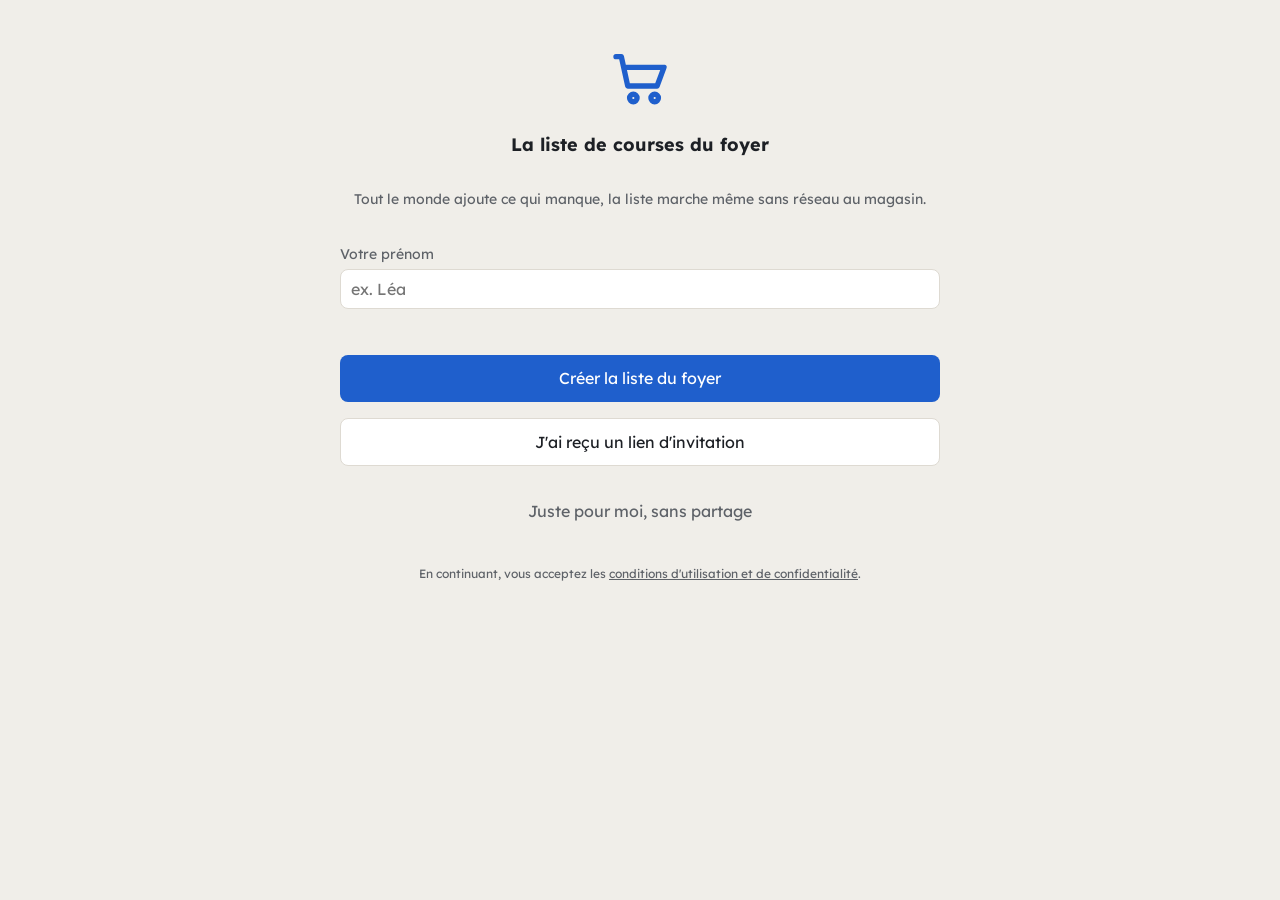
<file: index.html>
<!doctype html>
<html lang="fr">
<head>
  <meta charset="utf-8">
  <meta name="viewport" content="width=device-width, initial-scale=1, viewport-fit=cover">
  <title>Courses</title>
  <meta name="theme-color" content="#f0eee9">
  <link rel="manifest" href="manifest.json">
  <link rel="icon" href="icon.svg" type="image/svg+xml">
  <link rel="stylesheet" href="src/style.css">
</head>
<body>
  <header>
    <div class="title-wrap">
      <button id="listName" class="ghost" data-a="lists" aria-label="Changer de liste">Maison</button>
      <span id="sync"></span>
    </div>
    <button id="bell" class="ghost" data-a="go" data-v="activity" aria-label="Activité" data-icon="bell"></button>
    <button id="gear" class="ghost" data-a="go" data-v="aisles" aria-label="Réglages" data-icon="settings"></button>
  </header>
  <main id="app"></main>
  <nav class="tabbar">
    <button data-tab="list" data-icon="list">Liste</button>
    <button data-tab="meals" data-icon="meals">Repas</button>
    <button data-tab="budget" data-icon="wallet">Dépenses</button>
  </nav>
  <input type="file" id="photo" accept="image/*" capture="environment" hidden>
  <script src="src/icons.js"></script>
  <script src="src/lists.js"></script>
  <script src="src/app.js"></script>
  <script src="src/feed.js"></script>
  <script src="src/meals.js"></script>
  <script src="src/library.js"></script>
  <script src="src/money.js"></script>
  <script src="src/sheet.js"></script>
  <script src="src/trip.js"></script>
  <script src="src/sync.js"></script>
</body>
</html>
</file>
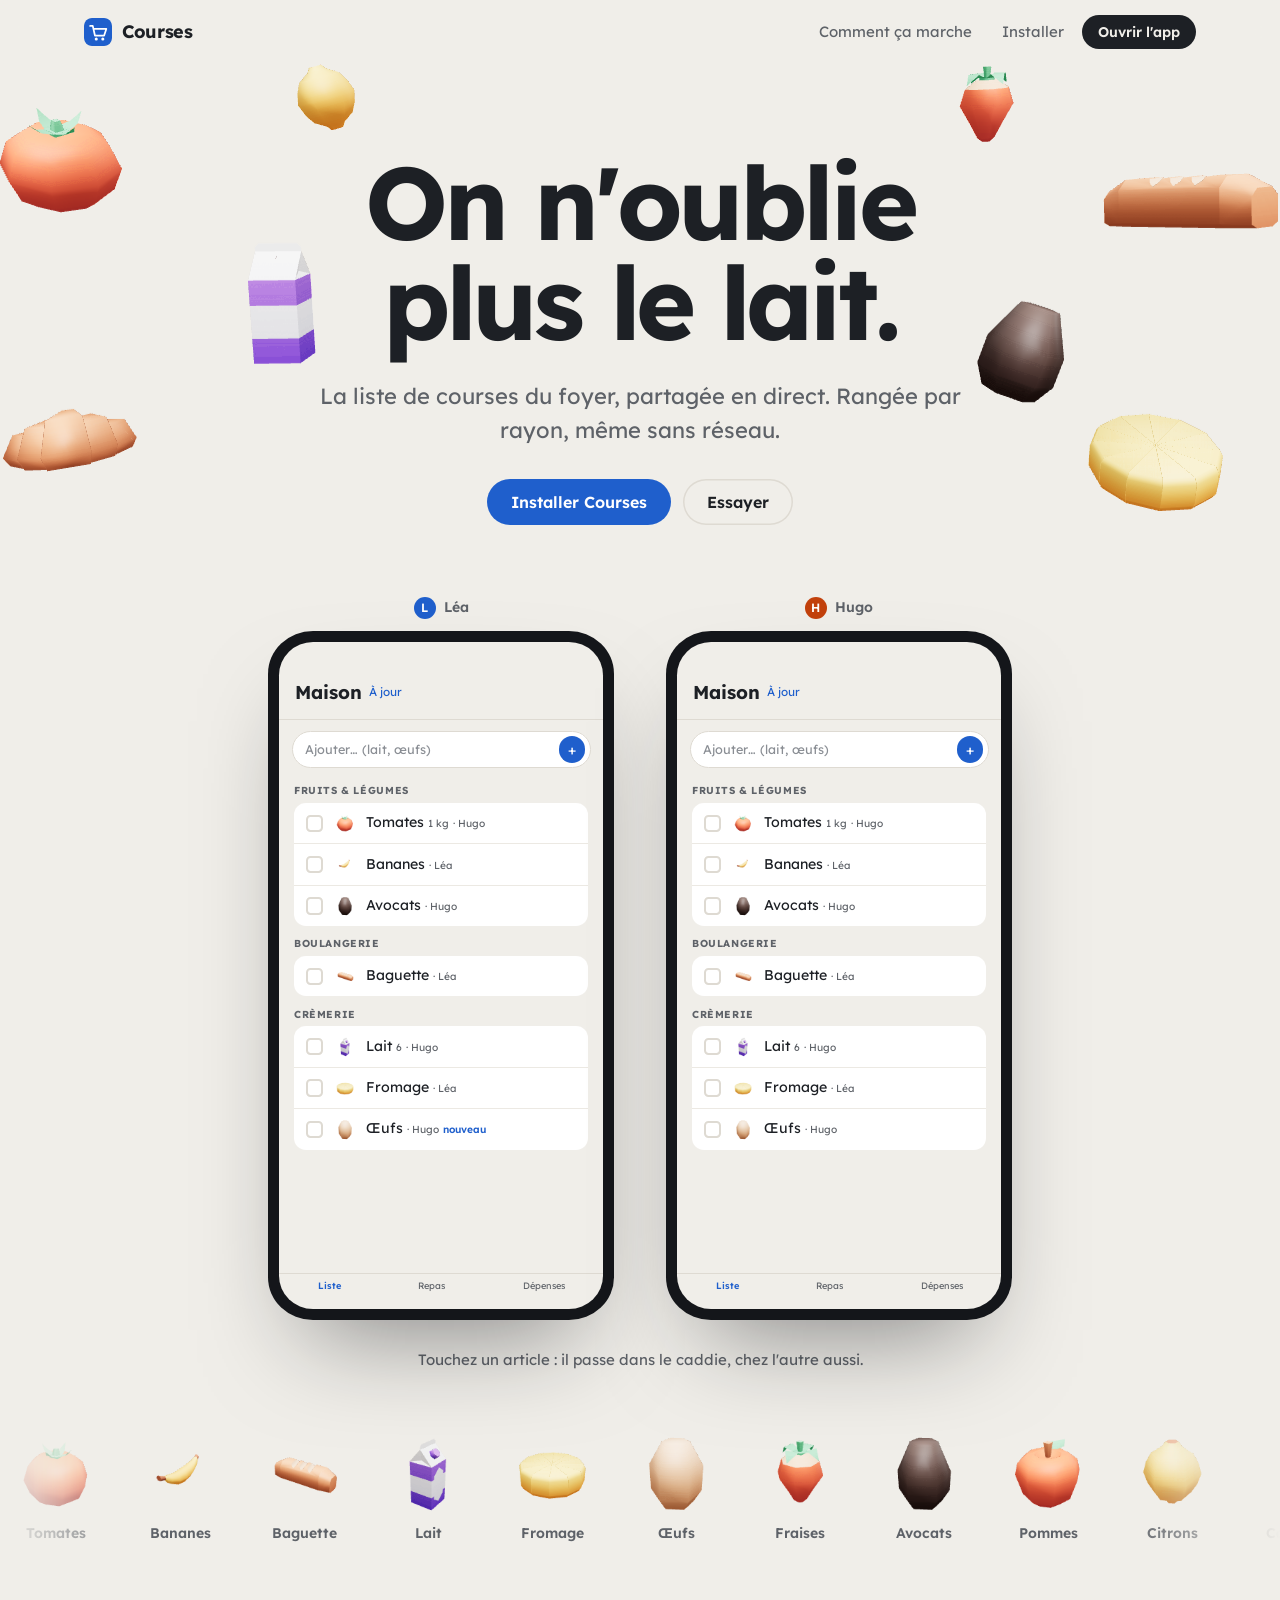
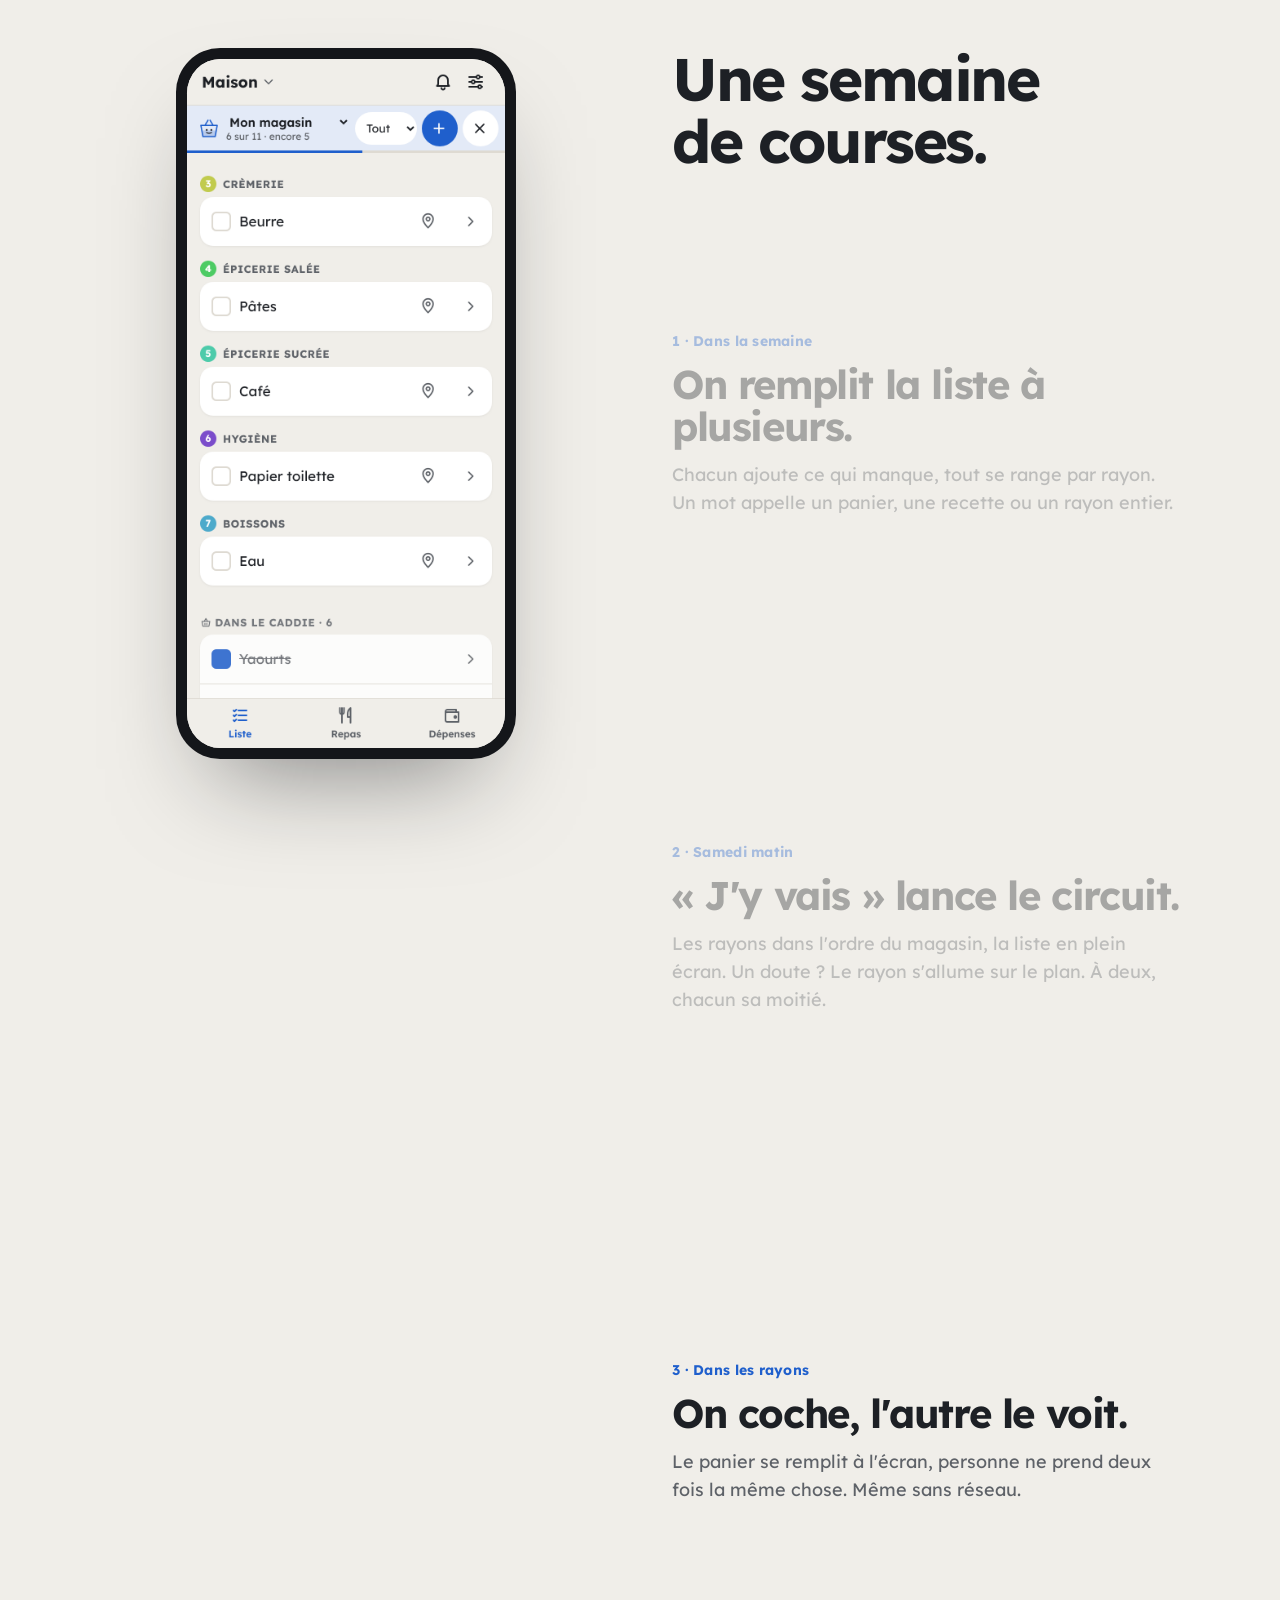
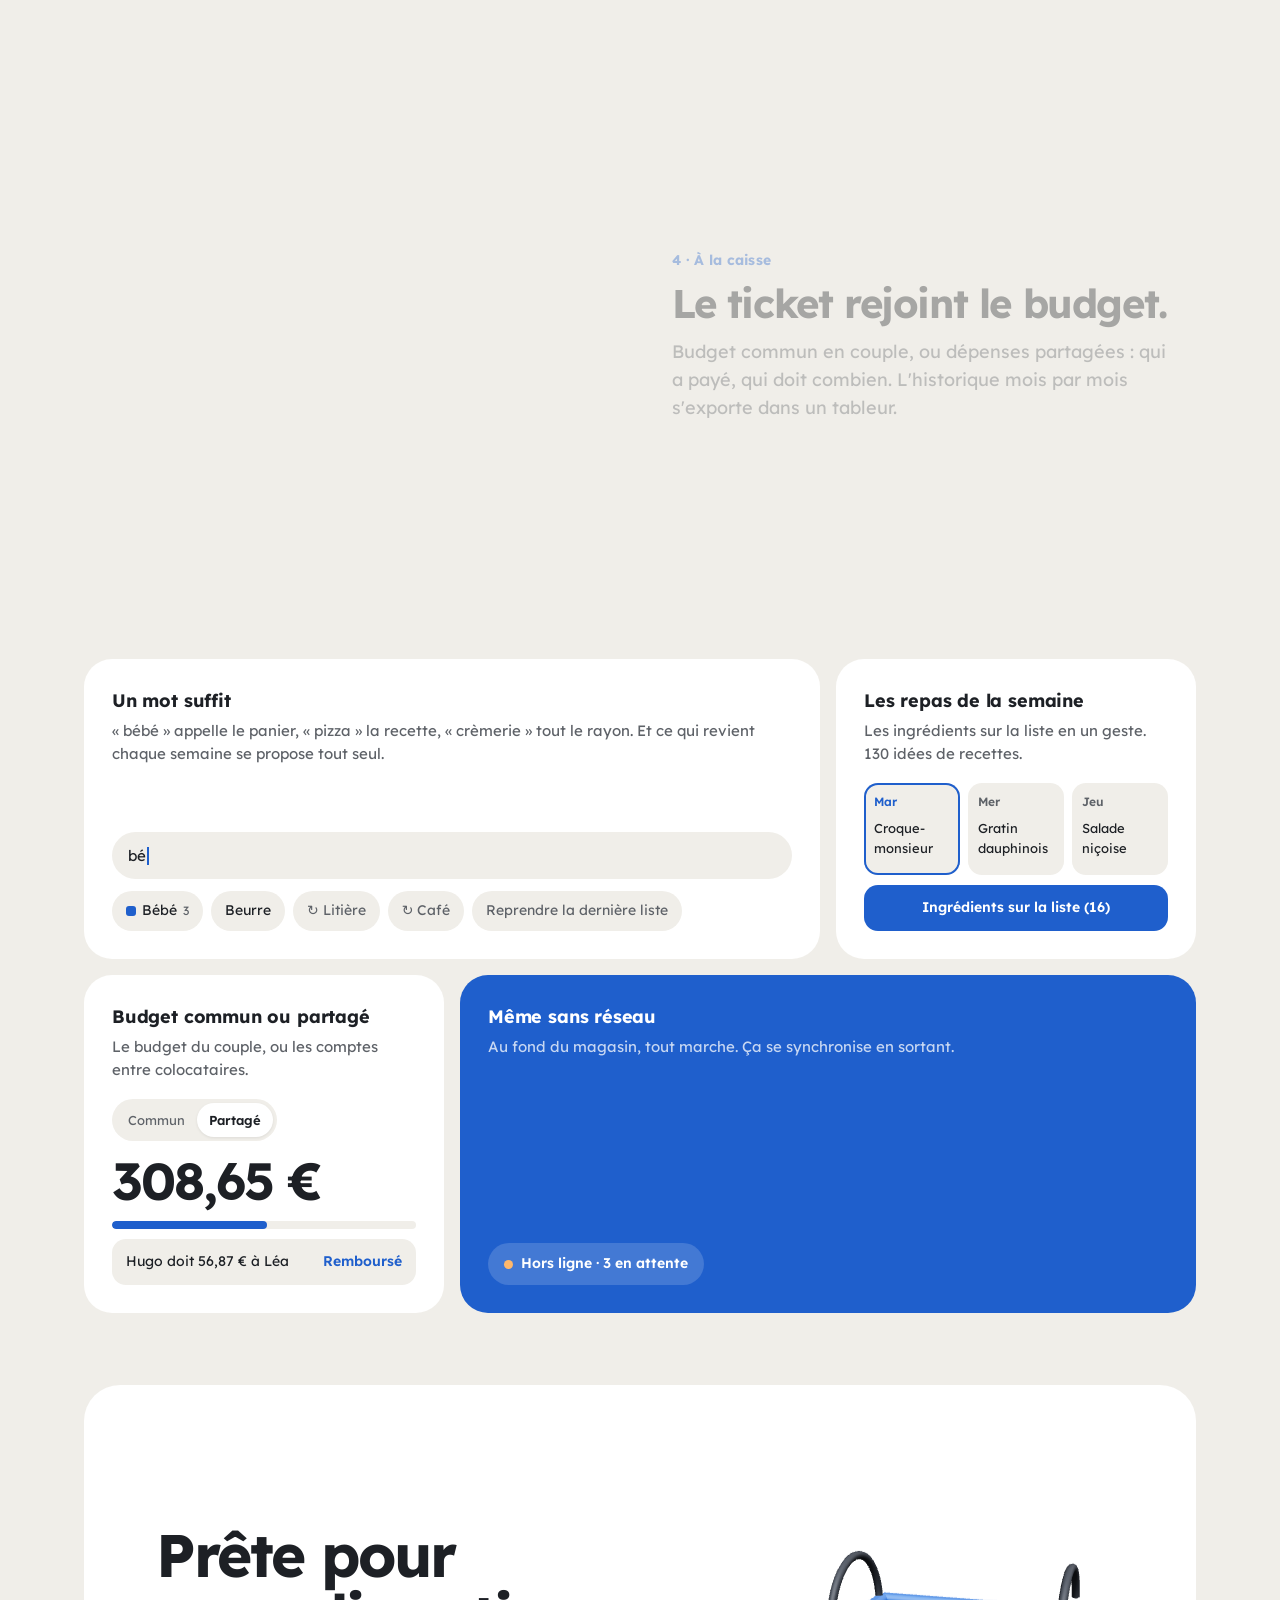
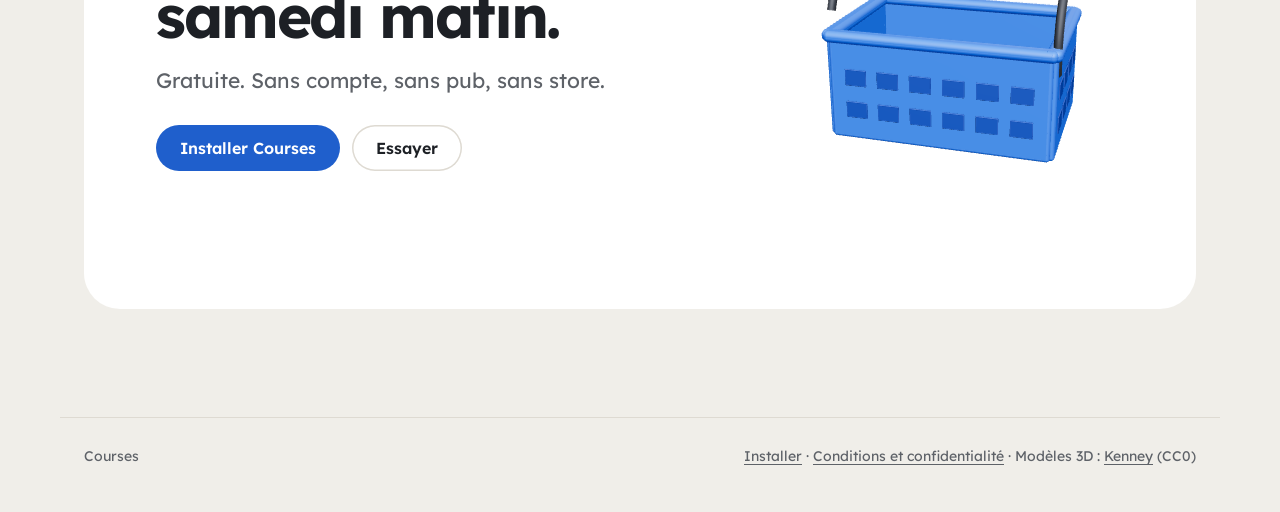
<file: site/index.html>
<!doctype html>
<html lang="fr">
<head>
  <meta charset="utf-8">
  <meta name="viewport" content="width=device-width, initial-scale=1, viewport-fit=cover">
  <title>Courses</title>
  <meta name="description" content="La liste de courses partagée du foyer : chacun ajoute depuis son téléphone, un mot appelle un panier ou une recette, et au magasin tout est rangé par rayon, même sans réseau. Gratuite, sans compte.">
  <meta property="og:title" content="Courses">
  <meta property="og:description" content="La liste de courses partagée du foyer, rangée par rayons, même sans réseau.">
  <meta property="og:image" content="img/liste.png">
  <meta name="theme-color" content="#f0eee9">
  <meta name="color-scheme" content="light">
  <link rel="icon" href="../icon.svg" type="image/svg+xml">
  <link rel="stylesheet" href="site.css?v=2">
</head>
<body>
  <header class="top">
    <div class="wrap">
      <a class="brand" href="./"><img src="../icon.svg" alt="">Courses</a>
      <nav>
        <a class="hide-sm" href="#deroule">Comment ça marche</a>
        <a class="hide-sm" href="installer.html">Installer</a>
        <a class="btn ink small" href="../">Ouvrir l'app</a>
      </nav>
    </div>
  </header>

  <main>
    <div class="hero">
      <div class="wrap">
        <div class="hero-top">
        <canvas id="hero3d" aria-hidden="true"></canvas>
        <h1>On n'oublie<br>plus le lait.</h1>
        <p class="sub">La liste de courses du foyer, partagée en direct. Rangée par rayon, même sans réseau.</p>
        <div class="actions">
          <a class="btn primary" href="installer.html">Installer Courses</a>
          <a class="btn line" href="../">Essayer</a>
        </div>
        </div>
        <div class="demo" id="demo" aria-label="Démonstration : deux téléphones partagent la même liste">
          <div><div class="who"><span class="av" style="background:#1f5fcc">L</span>Léa</div><div class="phone"><div class="screen" data-me="Léa"></div></div></div>
          <div><div class="who"><span class="av" style="background:#c2410c">H</span>Hugo</div><div class="phone"><div class="screen" data-me="Hugo"></div></div></div>
        </div>
        <p class="demo-hint">Touchez un article : il passe dans le caddie, chez l'autre aussi.</p>
      </div>
      <div class="shelf" aria-hidden="true"><div class="track"><figure><img src="img/p/tomato.png" alt="" width="160" height="160" loading="lazy"><figcaption>Tomates</figcaption></figure><figure><img src="img/p/banana.png" alt="" width="160" height="160" loading="lazy"><figcaption>Bananes</figcaption></figure><figure><img src="img/p/loaf-baguette.png" alt="" width="160" height="160" loading="lazy"><figcaption>Baguette</figcaption></figure><figure><img src="img/p/carton.png" alt="" width="160" height="160" loading="lazy"><figcaption>Lait</figcaption></figure><figure><img src="img/p/cheese.png" alt="" width="160" height="160" loading="lazy"><figcaption>Fromage</figcaption></figure><figure><img src="img/p/egg.png" alt="" width="160" height="160" loading="lazy"><figcaption>Œufs</figcaption></figure><figure><img src="img/p/strawberry.png" alt="" width="160" height="160" loading="lazy"><figcaption>Fraises</figcaption></figure><figure><img src="img/p/avocado.png" alt="" width="160" height="160" loading="lazy"><figcaption>Avocats</figcaption></figure><figure><img src="img/p/apple.png" alt="" width="160" height="160" loading="lazy"><figcaption>Pommes</figcaption></figure><figure><img src="img/p/lemon.png" alt="" width="160" height="160" loading="lazy"><figcaption>Citrons</figcaption></figure><figure><img src="img/p/carrot.png" alt="" width="160" height="160" loading="lazy"><figcaption>Carottes</figcaption></figure><figure><img src="img/p/croissant.png" alt="" width="160" height="160" loading="lazy"><figcaption>Croissants</figcaption></figure><figure><img src="img/p/broccoli.png" alt="" width="160" height="160" loading="lazy"><figcaption>Brocoli</figcaption></figure><figure><img src="img/p/grapes.png" alt="" width="160" height="160" loading="lazy"><figcaption>Raisin</figcaption></figure><figure><img src="img/p/pear.png" alt="" width="160" height="160" loading="lazy"><figcaption>Poires</figcaption></figure><figure><img src="img/p/orange.png" alt="" width="160" height="160" loading="lazy"><figcaption>Oranges</figcaption></figure><figure><img src="img/p/tomato.png" alt="" width="160" height="160" loading="lazy"><figcaption>Tomates</figcaption></figure><figure><img src="img/p/banana.png" alt="" width="160" height="160" loading="lazy"><figcaption>Bananes</figcaption></figure><figure><img src="img/p/loaf-baguette.png" alt="" width="160" height="160" loading="lazy"><figcaption>Baguette</figcaption></figure><figure><img src="img/p/carton.png" alt="" width="160" height="160" loading="lazy"><figcaption>Lait</figcaption></figure><figure><img src="img/p/cheese.png" alt="" width="160" height="160" loading="lazy"><figcaption>Fromage</figcaption></figure><figure><img src="img/p/egg.png" alt="" width="160" height="160" loading="lazy"><figcaption>Œufs</figcaption></figure><figure><img src="img/p/strawberry.png" alt="" width="160" height="160" loading="lazy"><figcaption>Fraises</figcaption></figure><figure><img src="img/p/avocado.png" alt="" width="160" height="160" loading="lazy"><figcaption>Avocats</figcaption></figure><figure><img src="img/p/apple.png" alt="" width="160" height="160" loading="lazy"><figcaption>Pommes</figcaption></figure><figure><img src="img/p/lemon.png" alt="" width="160" height="160" loading="lazy"><figcaption>Citrons</figcaption></figure><figure><img src="img/p/carrot.png" alt="" width="160" height="160" loading="lazy"><figcaption>Carottes</figcaption></figure><figure><img src="img/p/croissant.png" alt="" width="160" height="160" loading="lazy"><figcaption>Croissants</figcaption></figure><figure><img src="img/p/broccoli.png" alt="" width="160" height="160" loading="lazy"><figcaption>Brocoli</figcaption></figure><figure><img src="img/p/grapes.png" alt="" width="160" height="160" loading="lazy"><figcaption>Raisin</figcaption></figure><figure><img src="img/p/pear.png" alt="" width="160" height="160" loading="lazy"><figcaption>Poires</figcaption></figure><figure><img src="img/p/orange.png" alt="" width="160" height="160" loading="lazy"><figcaption>Oranges</figcaption></figure></div></div>
    </div>

    <section class="flow" id="deroule">
      <div class="wrap">
        <div class="flow-phone" aria-hidden="true"><div class="frame"><div class="scr">
          <img class="on" src="img/liste.png" alt=""><img src="img/magasin.png" alt="" loading="lazy"><img src="img/caddie.png" alt="" loading="lazy"><img src="img/partage.png" alt="" loading="lazy">
        </div></div></div>
        <div>
          <h2 class="flow-intro">Une semaine<br>de courses.</h2>
          <div class="steps">
            <div class="step on"><div class="n">1 · Dans la semaine</div><h3>On remplit la liste à plusieurs.</h3><p>Chacun ajoute ce qui manque, tout se range par rayon. Un mot appelle un panier, une recette ou un rayon entier.</p><img class="shot-sm" src="img/liste.png" alt="La liste rangée par rayons" loading="lazy"></div>
            <div class="step"><div class="n">2 · Samedi matin</div><h3>« J'y vais » lance le circuit.</h3><p>Les rayons dans l'ordre du magasin, la liste en plein écran. Un doute ? Le rayon s'allume sur le plan. À deux, chacun sa moitié.</p><img class="shot-sm" src="img/magasin.png" alt="Le circuit dans le magasin, le rayon du lait allumé sur le plan" loading="lazy"></div>
            <div class="step"><div class="n">3 · Dans les rayons</div><h3>On coche, l'autre le voit.</h3><p>Le panier se remplit à l'écran, personne ne prend deux fois la même chose. Même sans réseau.</p><img class="shot-sm" src="img/caddie.png" alt="Les articles dans le caddie" loading="lazy"></div>
            <div class="step"><div class="n">4 · À la caisse</div><h3>Le ticket rejoint le budget.</h3><p>Budget commun en couple, ou dépenses partagées : qui a payé, qui doit combien. L'historique mois par mois s'exporte dans un tableur.</p><img class="shot-sm" src="img/partage.png" alt="Le partage des dépenses" loading="lazy"></div>
          </div>
        </div>
      </div>
    </section>

    <section class="more">
      <div class="wrap">
        <div class="bento">
          <div class="tile w2">
            <div><h3>Un mot suffit</h3><p>« bébé » appelle le panier, « pizza » la recette, « crèmerie » tout le rayon. Et ce qui revient chaque semaine se propose tout seul.</p></div>
            <div class="ui">
              <div class="field-ui">bé<i></i></div>
              <div class="chips-ui"><span><b class="bk"></b>Bébé <small>3</small></span><span>Beurre</span><span class="soft">↻ Litière</span><span class="soft">↻ Café</span><span class="soft">Reprendre la dernière liste</span></div>
            </div>
          </div>
          <div class="tile">
            <div><h3>Les repas de la semaine</h3><p>Les ingrédients sur la liste en un geste. 130 idées de recettes.</p></div>
            <div class="ui">
              <div class="week">
                <div class="today"><b>Mar</b>Croque-monsieur</div>
                <div><b>Mer</b>Gratin dauphinois</div>
                <div><b>Jeu</b>Salade niçoise</div>
              </div>
              <div class="wide-btn">Ingrédients sur la liste (16)</div>
            </div>
          </div>
          <div class="tile">
            <div><h3>Budget commun ou partagé</h3><p>Le budget du couple, ou les comptes entre colocataires.</p></div>
            <div class="ui">
              <div class="mode"><span>Commun</span><span class="on">Partagé</span></div>
              <div class="money">308,65 €</div>
              <div class="gauge"><div></div></div>
              <div class="owe"><span>Hugo doit 56,87 € à Léa</span><em>Remboursé</em></div>
            </div>
          </div>
          <div class="tile blue w2">
            <div><h3>Même sans réseau</h3><p>Au fond du magasin, tout marche. Ça se synchronise en sortant.</p></div>
            <div class="ui"><span class="status" id="netStatus"><i></i><span>Hors ligne · 3 en attente</span></span></div>
          </div>
        </div>
      </div>
    </section>

    <div class="get">
      <div class="wrap">
        <div class="box">
          <div>
            <h2>Prête pour<br>samedi matin.</h2>
            <p class="lead">Gratuite. Sans compte, sans pub, sans store.</p>
            <div class="actions">
              <a class="btn primary" href="installer.html">Installer Courses</a>
              <a class="btn line" href="../">Essayer</a>
            </div>
          </div>
          <canvas id="bag3d" class="bag3d" aria-hidden="true"></canvas>
        </div>
      </div>
    </div>
  </main>

  <footer>
    <div class="wrap">
      <span>Courses</span>
      <span><a href="installer.html">Installer</a> · <a href="cgu.html">Conditions et confidentialité</a> · Modèles 3D : <a href="https://kenney.nl">Kenney</a> (CC0)</span>
    </div>
  </footer>

  <script src="../src/icons.js"></script>
  <script src="site.js?v=2"></script>
  <script type="importmap">{ "imports": { "three": "./vendor/three/build/three.module.min.js" } }</script>
  <script type="module" src="3d.js"></script>
</body>
</html>
</file>
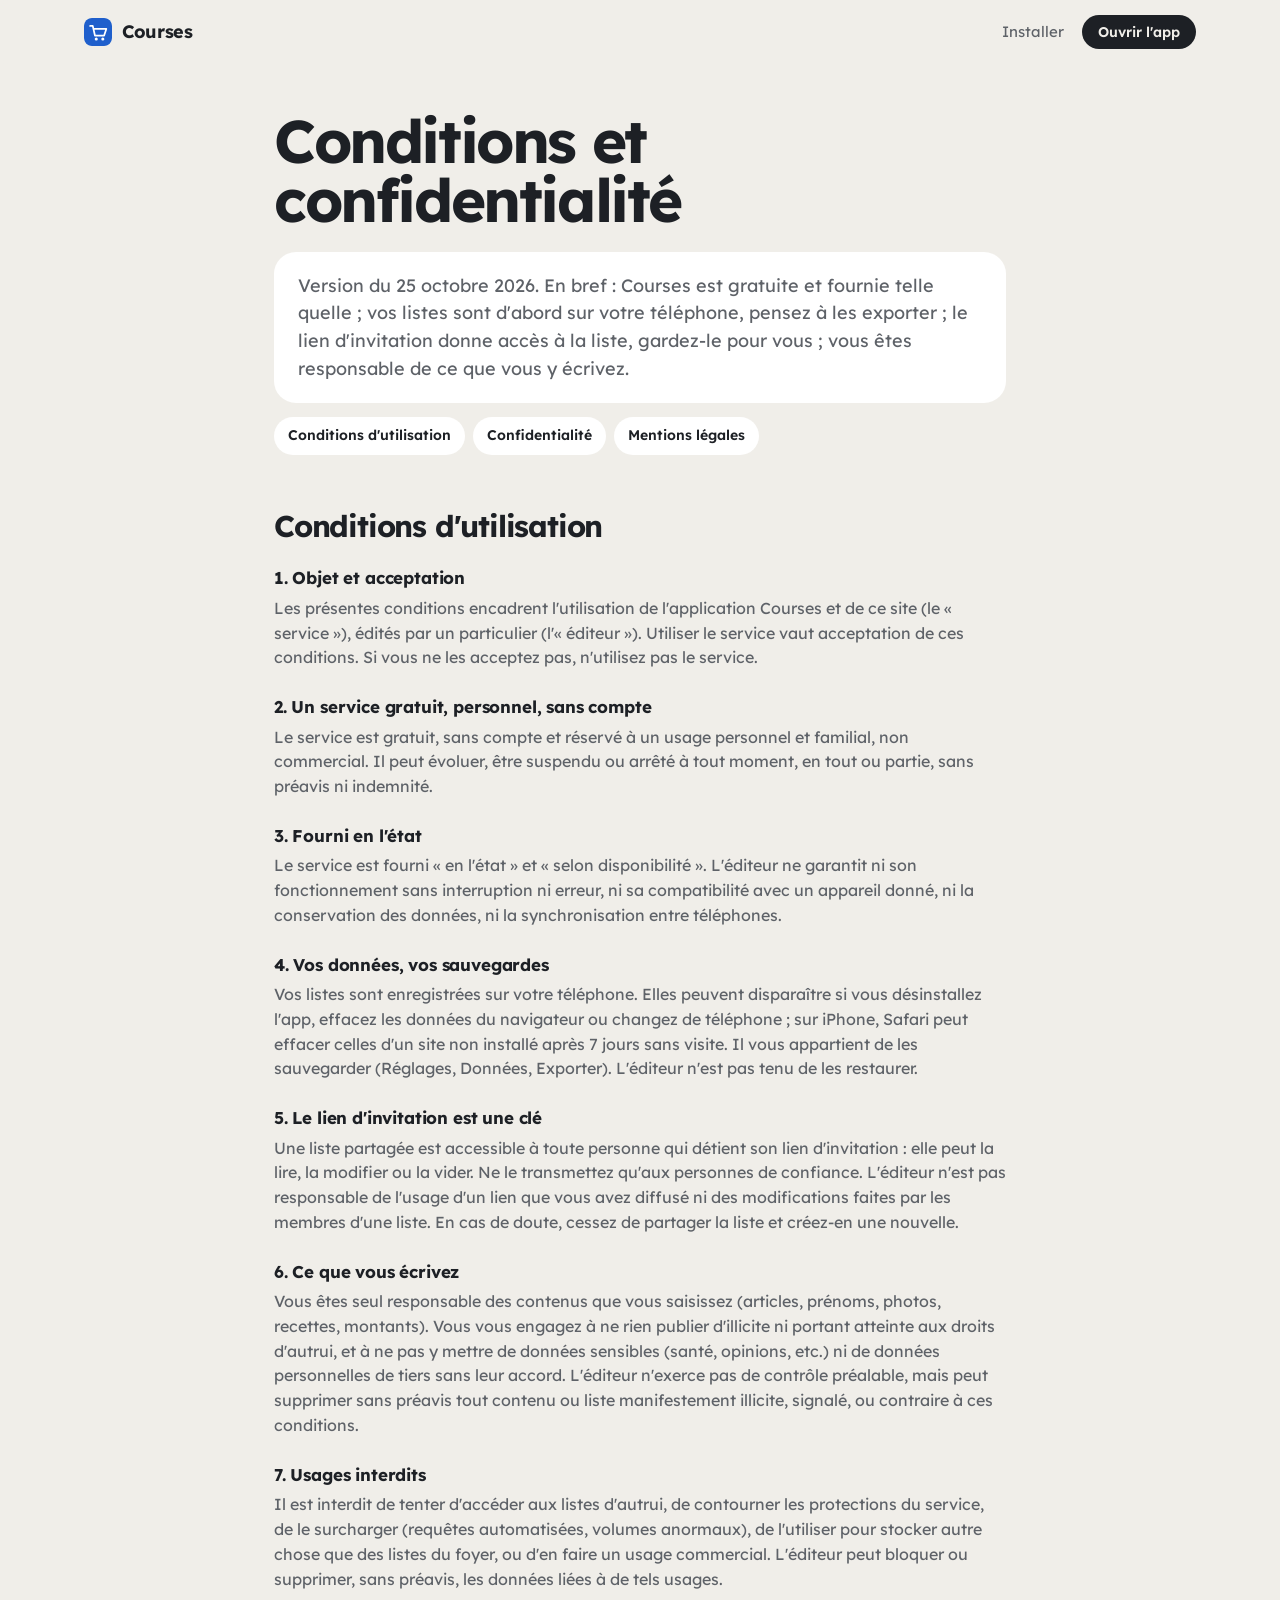
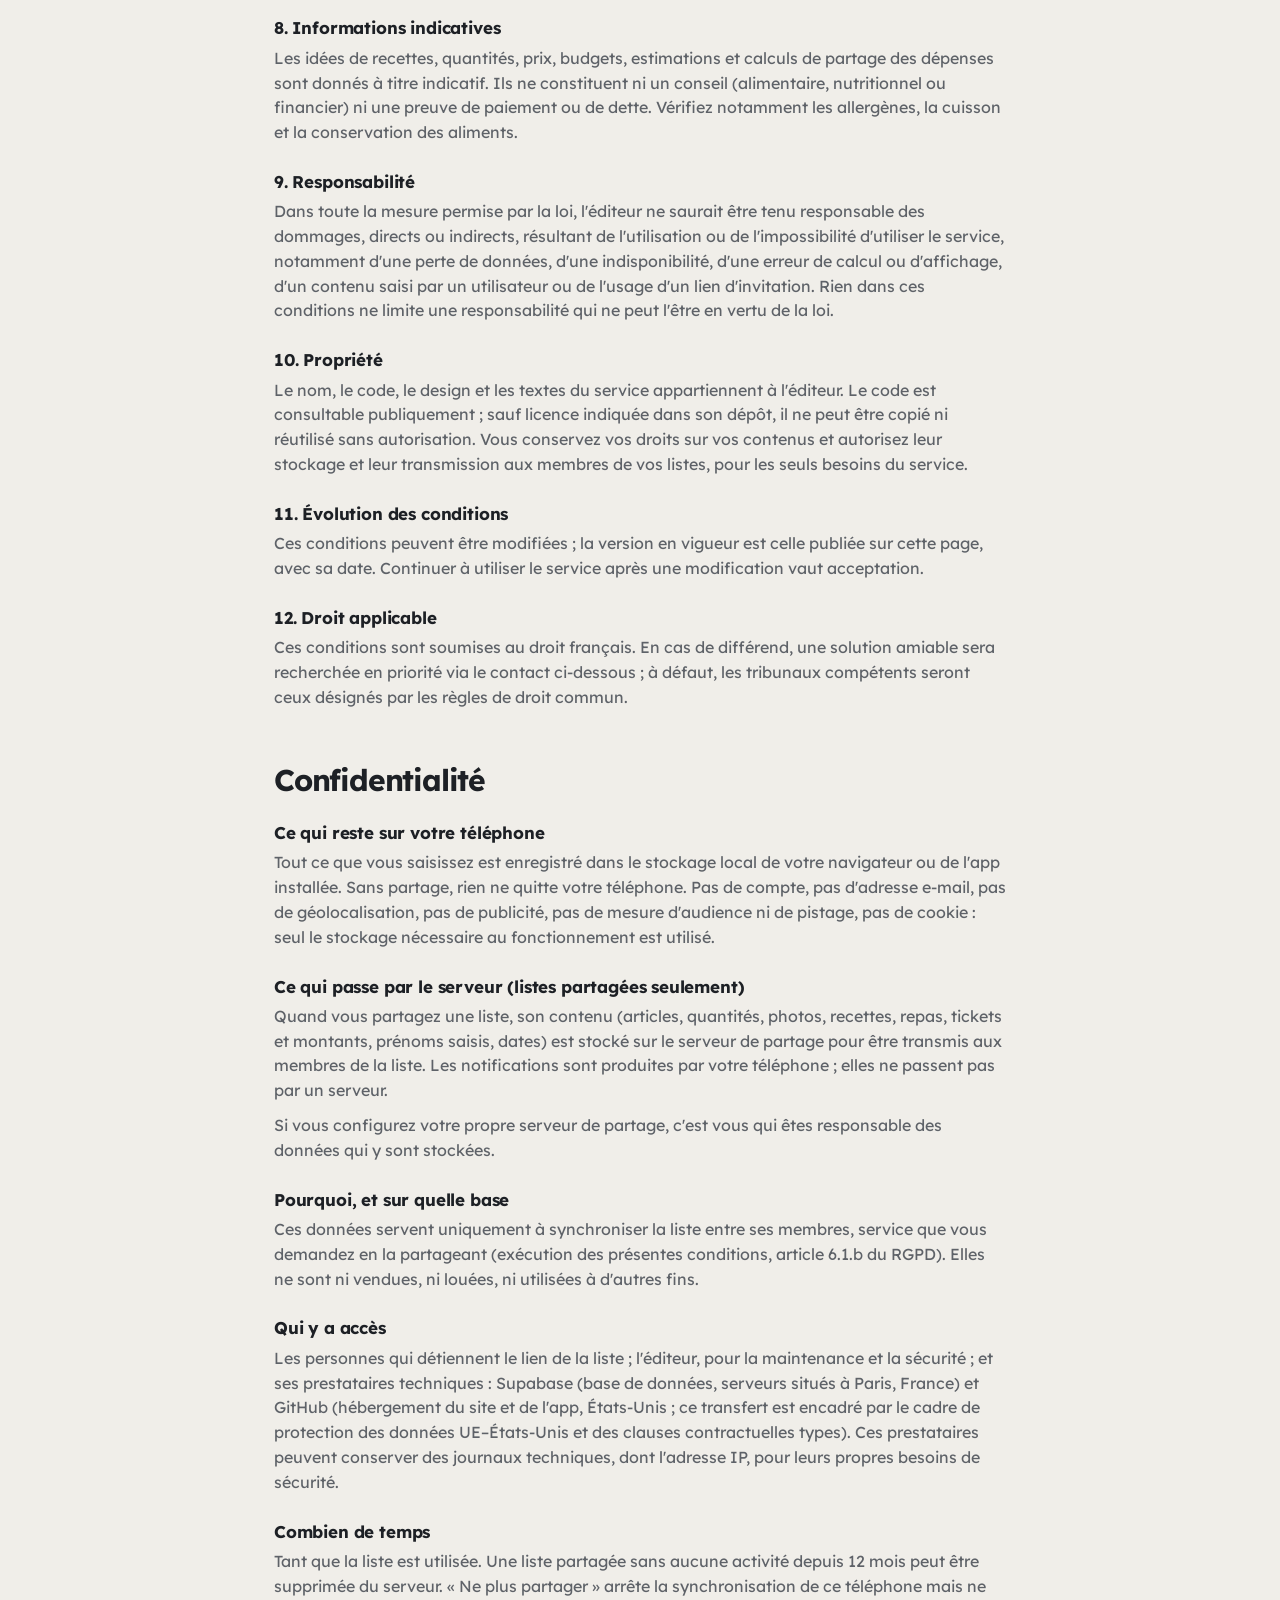
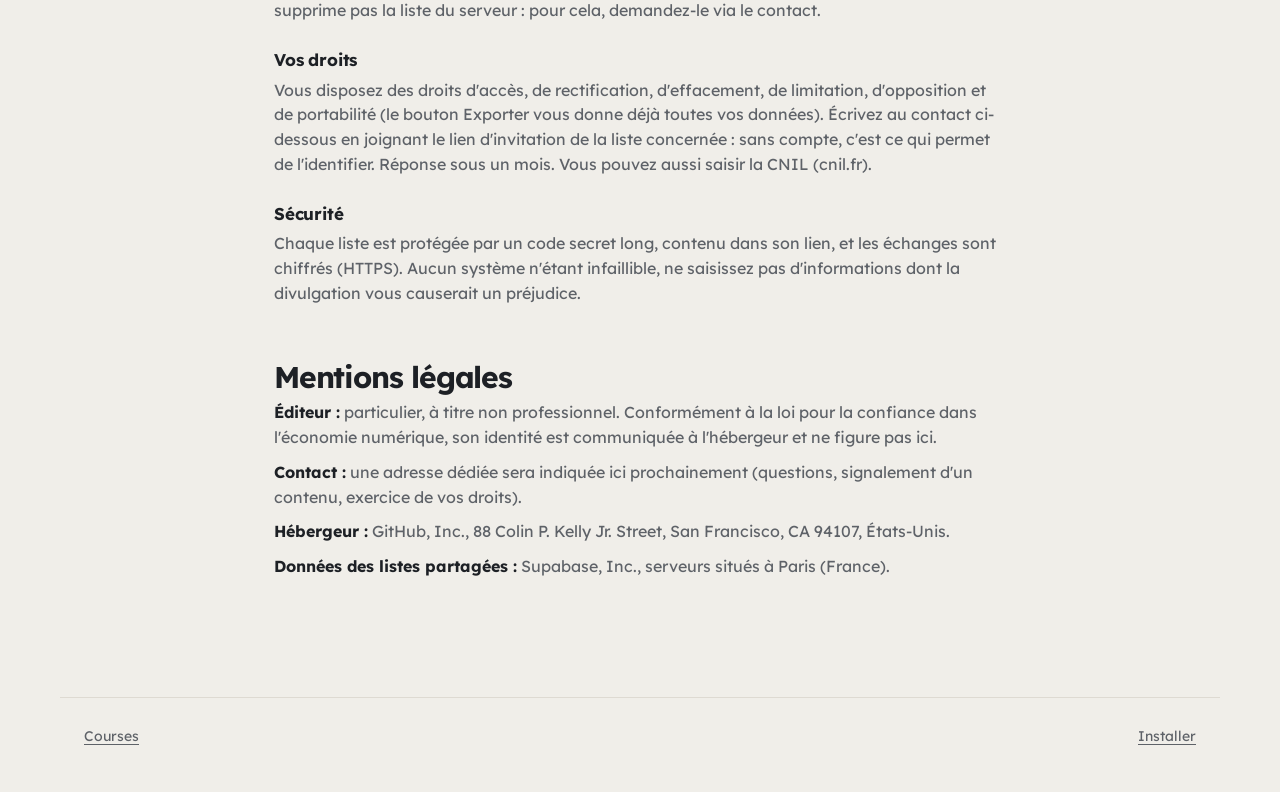
<file: site/cgu.html>
<!doctype html>
<html lang="fr">
<head>
  <meta charset="utf-8">
  <meta name="viewport" content="width=device-width, initial-scale=1, viewport-fit=cover">
  <title>Conditions et confidentialité · Courses</title>
  <meta name="description" content="Conditions d'utilisation, politique de confidentialité et mentions légales de l'application Courses.">
  <meta name="theme-color" content="#f0eee9">
  <meta name="color-scheme" content="light">
  <link rel="icon" href="../icon.svg" type="image/svg+xml">
  <link rel="stylesheet" href="site.css?v=2">
</head>
<body>
  <header class="top">
    <div class="wrap">
      <a class="brand" href="./"><img src="../icon.svg" alt="">Courses</a>
      <nav>
        <a class="hide-sm" href="installer.html">Installer</a>
        <a class="btn ink small" href="../">Ouvrir l'app</a>
      </nav>
    </div>
  </header>

  <main class="legal">
    <div class="wrap">
      <h1>Conditions et confidentialité</h1>
      <p class="summary">Version du 25 octobre 2026. En bref : Courses est gratuite et fournie telle quelle ; vos listes sont d'abord sur votre téléphone, pensez à les exporter ; le lien d'invitation donne accès à la liste, gardez-le pour vous ; vous êtes responsable de ce que vous y écrivez.</p>
      <nav class="toc">
        <a href="#cgu">Conditions d'utilisation</a>
        <a href="#confidentialite">Confidentialité</a>
        <a href="#mentions">Mentions légales</a>
      </nav>

      <h2 id="cgu">Conditions d'utilisation</h2>

      <h3>1. Objet et acceptation</h3>
      <p>Les présentes conditions encadrent l'utilisation de l'application Courses et de ce site (le « service »), édités par un particulier (l'« éditeur »). Utiliser le service vaut acceptation de ces conditions. Si vous ne les acceptez pas, n'utilisez pas le service.</p>

      <h3>2. Un service gratuit, personnel, sans compte</h3>
      <p>Le service est gratuit, sans compte et réservé à un usage personnel et familial, non commercial. Il peut évoluer, être suspendu ou arrêté à tout moment, en tout ou partie, sans préavis ni indemnité.</p>

      <h3>3. Fourni en l'état</h3>
      <p>Le service est fourni « en l'état » et « selon disponibilité ». L'éditeur ne garantit ni son fonctionnement sans interruption ni erreur, ni sa compatibilité avec un appareil donné, ni la conservation des données, ni la synchronisation entre téléphones.</p>

      <h3>4. Vos données, vos sauvegardes</h3>
      <p>Vos listes sont enregistrées sur votre téléphone. Elles peuvent disparaître si vous désinstallez l'app, effacez les données du navigateur ou changez de téléphone ; sur iPhone, Safari peut effacer celles d'un site non installé après 7 jours sans visite. Il vous appartient de les sauvegarder (Réglages, Données, Exporter). L'éditeur n'est pas tenu de les restaurer.</p>

      <h3>5. Le lien d'invitation est une clé</h3>
      <p>Une liste partagée est accessible à toute personne qui détient son lien d'invitation : elle peut la lire, la modifier ou la vider. Ne le transmettez qu'aux personnes de confiance. L'éditeur n'est pas responsable de l'usage d'un lien que vous avez diffusé ni des modifications faites par les membres d'une liste. En cas de doute, cessez de partager la liste et créez-en une nouvelle.</p>

      <h3>6. Ce que vous écrivez</h3>
      <p>Vous êtes seul responsable des contenus que vous saisissez (articles, prénoms, photos, recettes, montants). Vous vous engagez à ne rien publier d'illicite ni portant atteinte aux droits d'autrui, et à ne pas y mettre de données sensibles (santé, opinions, etc.) ni de données personnelles de tiers sans leur accord. L'éditeur n'exerce pas de contrôle préalable, mais peut supprimer sans préavis tout contenu ou liste manifestement illicite, signalé, ou contraire à ces conditions.</p>

      <h3>7. Usages interdits</h3>
      <p>Il est interdit de tenter d'accéder aux listes d'autrui, de contourner les protections du service, de le surcharger (requêtes automatisées, volumes anormaux), de l'utiliser pour stocker autre chose que des listes du foyer, ou d'en faire un usage commercial. L'éditeur peut bloquer ou supprimer, sans préavis, les données liées à de tels usages.</p>

      <h3>8. Informations indicatives</h3>
      <p>Les idées de recettes, quantités, prix, budgets, estimations et calculs de partage des dépenses sont donnés à titre indicatif. Ils ne constituent ni un conseil (alimentaire, nutritionnel ou financier) ni une preuve de paiement ou de dette. Vérifiez notamment les allergènes, la cuisson et la conservation des aliments.</p>

      <h3>9. Responsabilité</h3>
      <p>Dans toute la mesure permise par la loi, l'éditeur ne saurait être tenu responsable des dommages, directs ou indirects, résultant de l'utilisation ou de l'impossibilité d'utiliser le service, notamment d'une perte de données, d'une indisponibilité, d'une erreur de calcul ou d'affichage, d'un contenu saisi par un utilisateur ou de l'usage d'un lien d'invitation. Rien dans ces conditions ne limite une responsabilité qui ne peut l'être en vertu de la loi.</p>

      <h3>10. Propriété</h3>
      <p>Le nom, le code, le design et les textes du service appartiennent à l'éditeur. Le code est consultable publiquement ; sauf licence indiquée dans son dépôt, il ne peut être copié ni réutilisé sans autorisation. Vous conservez vos droits sur vos contenus et autorisez leur stockage et leur transmission aux membres de vos listes, pour les seuls besoins du service.</p>

      <h3>11. Évolution des conditions</h3>
      <p>Ces conditions peuvent être modifiées ; la version en vigueur est celle publiée sur cette page, avec sa date. Continuer à utiliser le service après une modification vaut acceptation.</p>

      <h3>12. Droit applicable</h3>
      <p>Ces conditions sont soumises au droit français. En cas de différend, une solution amiable sera recherchée en priorité via le contact ci-dessous ; à défaut, les tribunaux compétents seront ceux désignés par les règles de droit commun.</p>

      <h2 id="confidentialite">Confidentialité</h2>

      <h3>Ce qui reste sur votre téléphone</h3>
      <p>Tout ce que vous saisissez est enregistré dans le stockage local de votre navigateur ou de l'app installée. Sans partage, rien ne quitte votre téléphone. Pas de compte, pas d'adresse e-mail, pas de géolocalisation, pas de publicité, pas de mesure d'audience ni de pistage, pas de cookie : seul le stockage nécessaire au fonctionnement est utilisé.</p>

      <h3>Ce qui passe par le serveur (listes partagées seulement)</h3>
      <p>Quand vous partagez une liste, son contenu (articles, quantités, photos, recettes, repas, tickets et montants, prénoms saisis, dates) est stocké sur le serveur de partage pour être transmis aux membres de la liste. Les notifications sont produites par votre téléphone ; elles ne passent pas par un serveur.</p>
      <p>Si vous configurez votre propre serveur de partage, c'est vous qui êtes responsable des données qui y sont stockées.</p>

      <h3>Pourquoi, et sur quelle base</h3>
      <p>Ces données servent uniquement à synchroniser la liste entre ses membres, service que vous demandez en la partageant (exécution des présentes conditions, article 6.1.b du RGPD). Elles ne sont ni vendues, ni louées, ni utilisées à d'autres fins.</p>

      <h3>Qui y a accès</h3>
      <p>Les personnes qui détiennent le lien de la liste ; l'éditeur, pour la maintenance et la sécurité ; et ses prestataires techniques : Supabase (base de données, serveurs situés à Paris, France) et GitHub (hébergement du site et de l'app, États-Unis ; ce transfert est encadré par le cadre de protection des données UE–États-Unis et des clauses contractuelles types). Ces prestataires peuvent conserver des journaux techniques, dont l'adresse IP, pour leurs propres besoins de sécurité.</p>

      <h3>Combien de temps</h3>
      <p>Tant que la liste est utilisée. Une liste partagée sans aucune activité depuis 12 mois peut être supprimée du serveur. « Ne plus partager » arrête la synchronisation de ce téléphone mais ne supprime pas la liste du serveur : pour cela, demandez-le via le contact.</p>

      <h3>Vos droits</h3>
      <p>Vous disposez des droits d'accès, de rectification, d'effacement, de limitation, d'opposition et de portabilité (le bouton Exporter vous donne déjà toutes vos données). Écrivez au contact ci-dessous en joignant le lien d'invitation de la liste concernée : sans compte, c'est ce qui permet de l'identifier. Réponse sous un mois. Vous pouvez aussi saisir la CNIL (cnil.fr).</p>

      <h3>Sécurité</h3>
      <p>Chaque liste est protégée par un code secret long, contenu dans son lien, et les échanges sont chiffrés (HTTPS). Aucun système n'étant infaillible, ne saisissez pas d'informations dont la divulgation vous causerait un préjudice.</p>

      <h2 id="mentions">Mentions légales</h2>
      <p><b>Éditeur :</b> particulier, à titre non professionnel. Conformément à la loi pour la confiance dans l'économie numérique, son identité est communiquée à l'hébergeur et ne figure pas ici.</p>
      <p><b>Contact :</b> une adresse dédiée sera indiquée ici prochainement (questions, signalement d'un contenu, exercice de vos droits).</p>
      <p><b>Hébergeur :</b> GitHub, Inc., 88 Colin P. Kelly Jr. Street, San Francisco, CA 94107, États-Unis.</p>
      <p><b>Données des listes partagées :</b> Supabase, Inc., serveurs situés à Paris (France).</p>
    </div>
  </main>

  <footer>
    <div class="wrap">
      <a href="./">Courses</a>
      <a href="installer.html">Installer</a>
    </div>
  </footer>

  <script src="../src/icons.js"></script>
  <script src="site.js?v=2"></script>
</body>
</html>
</file>
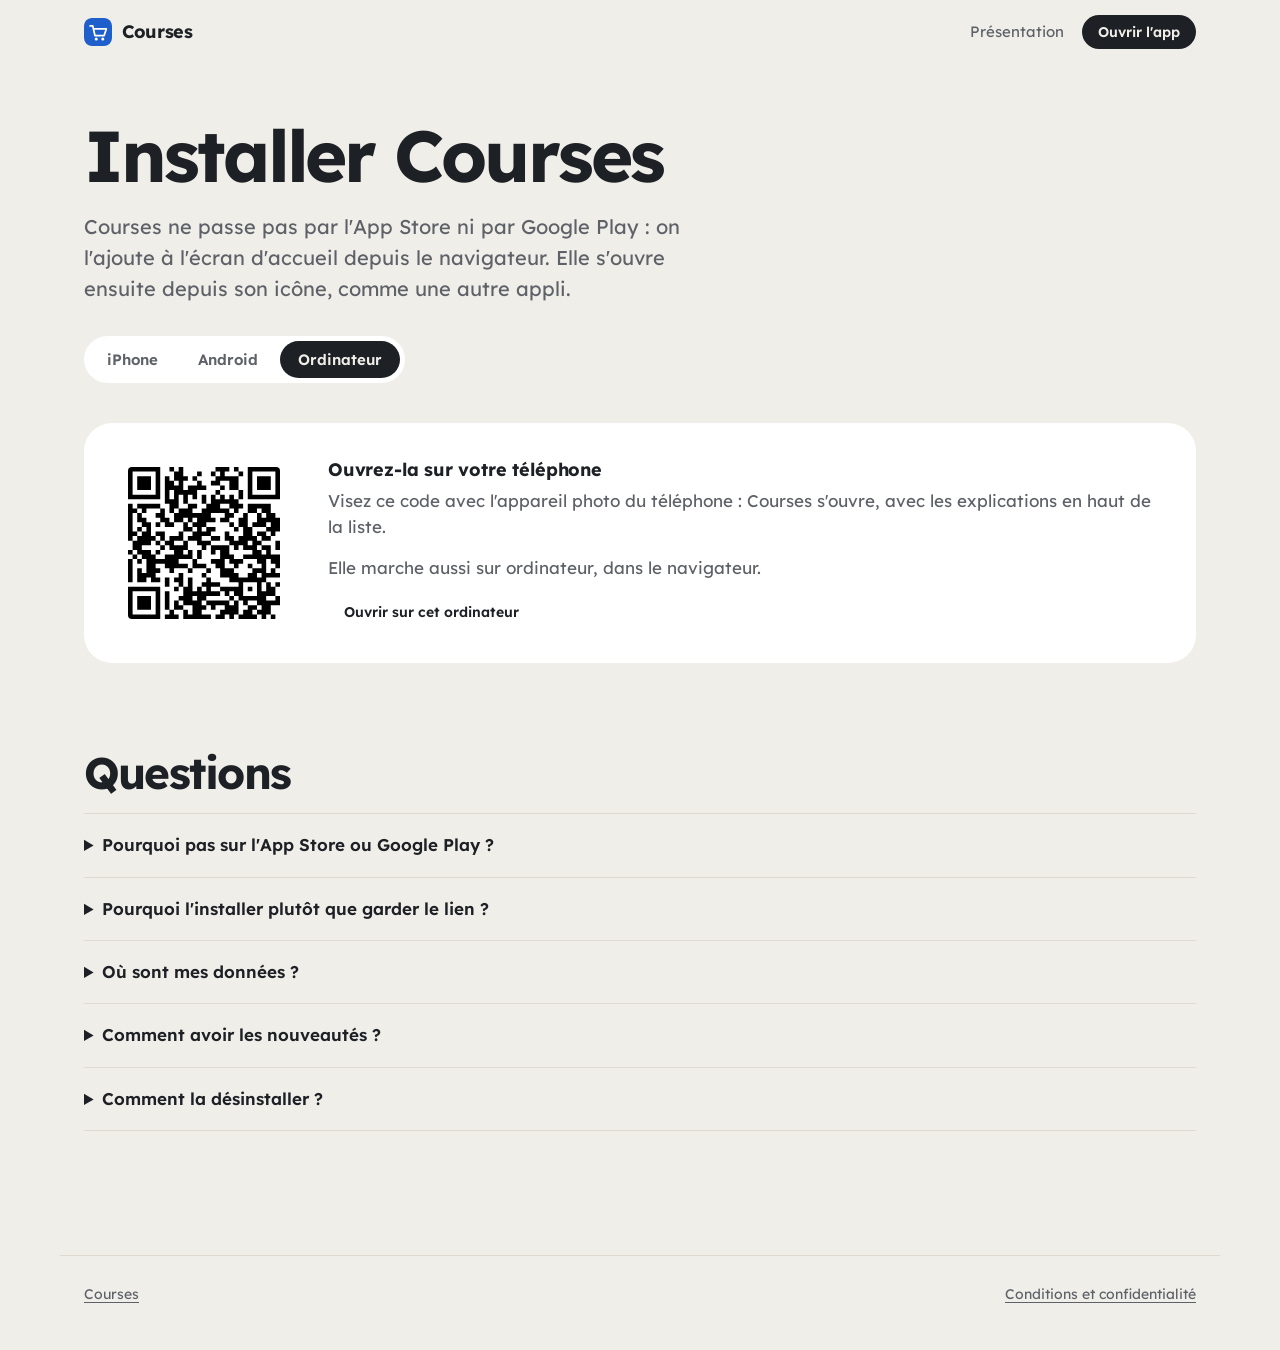
<file: site/installer.html>
<!doctype html>
<html lang="fr">
<head>
  <meta charset="utf-8">
  <meta name="viewport" content="width=device-width, initial-scale=1, viewport-fit=cover">
  <title>Installer Courses</title>
  <meta name="description" content="Installer Courses sur l'écran d'accueil d'un iPhone ou d'un Android, sans passer par un store.">
  <meta name="theme-color" content="#f0eee9">
  <meta name="color-scheme" content="light">
  <link rel="icon" href="../icon.svg" type="image/svg+xml">
  <link rel="stylesheet" href="site.css?v=2">
</head>
<body>
  <header class="top">
    <div class="wrap">
      <a class="brand" href="./"><img src="../icon.svg" alt="">Courses</a>
      <nav>
        <a class="hide-sm" href="./">Présentation</a>
        <a class="btn ink small" href="../">Ouvrir l'app</a>
      </nav>
    </div>
  </header>

  <main>
    <div class="page-head">
      <div class="wrap">
        <h1>Installer Courses</h1>
        <p class="lede">Courses ne passe pas par l'App Store ni par Google Play : on l'ajoute à l'écran d'accueil depuis le navigateur. Elle s'ouvre ensuite depuis son icône, comme une autre appli.</p>
        <div class="tabs" role="tablist">
          <button role="tab" data-p="iphone" aria-selected="true">iPhone</button>
          <button role="tab" data-p="android" aria-selected="false">Android</button>
          <button role="tab" data-p="ordi" aria-selected="false">Ordinateur</button>
        </div>
      </div>
    </div>

    <div class="wrap">
      <div class="panel on" id="iphone" role="tabpanel">
        <ol class="howto">
          <li>
            <div><h3>Ouvrez l'app dans Safari</h3><p>Depuis ce téléphone. Le guide s'affiche aussi en haut de la liste.</p>
              <a class="btn primary small" href="../?installer">Ouvrir Courses</a></div>
            <div class="mock"><div class="bar"><span class="dim" data-icon="back"></span><span class="url">romankimes-dot.github.io</span><span class="dim" data-icon="again"></span></div></div>
          </li>
          <li>
            <div><h3>Touchez Partager</h3><p>L'icône <span class="inline-i" data-icon="share"></span> en bas de l'écran.</p><p>Safari récent : touchez d'abord <span class="inline-i" data-icon="dots"></span>, puis Partager.</p></div>
            <div class="mock"><div class="bar"><span class="dim" data-icon="back"></span><span class="url">github.io</span><span class="hl" data-icon="share"></span><span class="dim" data-icon="dots"></span></div></div>
          </li>
          <li>
            <div><h3>Choisissez « Sur l'écran d'accueil »</h3><p>Faites défiler la liste des actions si besoin.</p></div>
            <div class="mock"><div class="sheet-ui"><div><span>Copier</span></div><div><span>Ajouter aux favoris</span></div><div class="pick"><span>Sur l'écran d'accueil</span><span data-icon="addHome"></span></div></div></div>
          </li>
          <li>
            <div><h3>Touchez Ajouter</h3><p>L'icône Courses apparaît sur l'écran d'accueil : c'est par elle que vous ouvrez l'app désormais.</p></div>
            <div class="mock"><div class="home">
              <div><div class="app"></div><div class="lbl dim">Photos</div></div>
              <div><div class="app"></div><div class="lbl dim">Plans</div></div>
              <div><div class="app me"></div><div class="lbl"><b>Courses</b></div></div>
              <div><div class="app"></div><div class="lbl dim">Météo</div></div>
            </div></div>
          </li>
        </ol>
        <div class="notes">
          <div class="note"><h3>Installez avant de commencer</h3><p>Sur iPhone, l'app installée a ses propres données : ce qui est fait dans Safari n'y apparaît pas. Créez ou rejoignez votre liste depuis l'icône.</p></div>
          <div class="note"><h3>Une liste vous attend déjà ?</h3><p>Dans l'app installée, touchez « J'ai reçu un lien d'invitation » et collez le lien reçu.</p></div>
        </div>
      </div>

      <div class="panel" id="android" role="tabpanel">
        <ol class="howto">
          <li>
            <div><h3>Ouvrez l'app dans Chrome</h3><p>Depuis ce téléphone.</p><a class="btn primary small" href="../?installer">Ouvrir Courses</a></div>
            <div class="mock"><div class="bar"><span class="dim" data-icon="pin"></span><span class="url">romankimes-dot.github.io</span><span class="dim" data-icon="more"></span></div></div>
          </li>
          <li>
            <div><h3>Touchez « Installer l'app »</h3><p>Le bouton apparaît en haut de la liste. Sinon : menu <span class="inline-i" data-icon="more"></span> du navigateur, puis « Installer l'application » ou « Ajouter à l'écran d'accueil ».</p></div>
            <div class="mock"><div class="sheet-ui"><div><span>Nouvel onglet</span></div><div><span>Favoris</span></div><div class="pick"><span>Installer l'application</span><span data-icon="addHome"></span></div></div></div>
          </li>
          <li>
            <div><h3>Confirmez</h3><p>Courses rejoint vos applications et l'écran d'accueil, comme une app du store.</p></div>
            <div class="mock"><div class="home">
              <div><div class="app"></div><div class="lbl dim">Agenda</div></div>
              <div><div class="app me"></div><div class="lbl"><b>Courses</b></div></div>
              <div><div class="app"></div><div class="lbl dim">Photos</div></div>
              <div><div class="app"></div><div class="lbl dim">Horloge</div></div>
            </div></div>
          </li>
        </ol>
      </div>

      <div class="panel" id="ordi" role="tabpanel">
        <div class="qr-block">
          <img src="img/qr.svg" alt="QR code vers Courses" width="180" height="180">
          <div>
            <h3>Ouvrez-la sur votre téléphone</h3>
            <p>Visez ce code avec l'appareil photo du téléphone : Courses s'ouvre, avec les explications en haut de la liste.</p>
            <p>Elle marche aussi sur ordinateur, dans le navigateur.</p>
            <a class="btn small" href="../">Ouvrir sur cet ordinateur</a>
          </div>
        </div>
      </div>
    </div>

    <section class="faq">
      <div class="wrap">
        <h2>Questions</h2>
        <div>
          <details><summary>Pourquoi pas sur l'App Store ou Google Play ?</summary><p>Courses est une application web : elle s'installe directement depuis le navigateur, sans compte ni téléchargement depuis un store. Elle se met à jour toute seule, et marche hors-ligne comme une app classique.</p></details>
          <details><summary>Pourquoi l'installer plutôt que garder le lien ?</summary><p>Installée, elle s'ouvre en plein écran depuis son icône et peut vous envoyer des notifications. Sur iPhone surtout, Safari efface les données d'un site non installé après 7 jours sans visite : installée, la liste reste.</p></details>
          <details><summary>Où sont mes données ?</summary><p>Sur votre téléphone. Si vous partagez une liste, elle passe aussi par le serveur de partage du foyer, pour arriver sur les téléphones de ceux que vous invitez. Pas de compte, pas de publicité. Le détail : <a href="cgu.html#confidentialite">confidentialité</a>.</p></details>
          <details><summary>Comment avoir les nouveautés ?</summary><p>Rien à faire : à l'ouverture, l'app vérifie s'il existe une nouvelle version et propose de recharger.</p></details>
          <details><summary>Comment la désinstaller ?</summary><p>Comme une autre app : appui long sur l'icône, puis Supprimer.</p></details>
        </div>
      </div>
    </section>
  </main>

  <footer>
    <div class="wrap">
      <a href="./">Courses</a>
      <a href="cgu.html">Conditions et confidentialité</a>
    </div>
  </footer>

  <script src="../src/icons.js"></script>
  <script src="site.js?v=2"></script>
</body>
</html>
</file>
<file: src/style.css>
/* Thème « Bleu calme » : fond Cloud Dancer, cartes blanches, un seul bleu ; police Lexend (fournie, hors-ligne) */
@font-face { font-family: Lexend; src: url(../fonts/lexend-latin.woff2) format('woff2'); font-weight: 400 700; font-display: swap; }
:root {
  --bg: #f0eee9; --fg: #1d2025; --muted: #5e6268; --line: #dedad2;
  --card: #ffffff; --accent: #1f5fcc; --accent-soft: #e3eaf7; --on-accent: #ffffff;
  --font: Lexend, system-ui, sans-serif;
}
@media (prefers-color-scheme: dark) {
  :root:not([data-theme="light"]) {
    --bg: #16181c; --fg: #e8eaed; --muted: #9ba1ab; --line: #2b2f36;
    --card: #20232a; --accent: #7aa5f0; --accent-soft: #22314f; --on-accent: #0d1730;
    color-scheme: dark;
  }
}
:root[data-theme="dark"] {
  --bg: #16181c; --fg: #e8eaed; --muted: #9ba1ab; --line: #2b2f36;
  --card: #20232a; --accent: #7aa5f0; --accent-soft: #22314f; --on-accent: #0d1730;
  color-scheme: dark;
}
* { box-sizing: border-box; }
body { margin: 0; background: var(--bg); color: var(--fg); font: 16px/1.4 var(--font); }
header { position: sticky; top: 0; background: var(--bg); border-bottom: 1px solid var(--line); padding: calc(10px + env(safe-area-inset-top)) 16px 10px; z-index: 2; display: flex; align-items: center; justify-content: space-between; }
h1 { margin: 0; font-size: 20px; }
#gear { font-size: 20px; padding: 4px 8px; }
#gear.active { background: var(--accent-soft); }
.tabbar { position: fixed; bottom: 0; left: 0; right: 0; display: flex; background: var(--bg); border-top: 1px solid var(--line); padding-bottom: env(safe-area-inset-bottom); z-index: 3; }
.tabbar button { flex: 1; border: 0; background: none; color: var(--muted); padding: 8px 0 10px; font: 600 12px/1.2 var(--font); display: grid; justify-items: center; gap: 2px; cursor: pointer; }

.tabbar button.active { color: var(--accent); }

body.bare .tabbar, body.bare header { display: none; }
main { max-width: 640px; margin: 0 auto; padding: 12px 16px calc(72px + env(safe-area-inset-bottom)); min-height: calc(100vh - 60px); display: flex; flex-direction: column; }
main > .quickbar { margin-top: auto; }
h3 { margin: 18px 0 6px; font-size: 13px; text-transform: uppercase; letter-spacing: .04em; color: var(--muted); }
small { color: var(--muted); font-size: 12px; }
.hint, .empty, .count { color: var(--muted); font-size: 14px; }
.empty { text-align: center; margin-top: 40px; }

button, .btn { font: inherit; border: 1px solid var(--line); background: var(--card); color: var(--fg); border-radius: 8px; padding: 8px 12px; cursor: pointer; }
button:disabled { opacity: .3; cursor: default; }
button.ghost { border: 0; background: none; padding: 4px 8px; color: var(--muted); }
button.primary { width: 100%; margin-top: 24px; background: var(--accent); color: var(--on-accent); border: 0; padding: 12px; }

.bar { display: flex; gap: 8px; align-items: center; flex-wrap: wrap; margin: 8px 0; }
.add { display: flex; gap: 8px; flex-wrap: wrap; align-items: center; margin: 12px 0; }
.add input[name="name"] { flex: 1 1 160px; }
input, select { font: inherit; padding: 8px 10px; border: 1px solid var(--line); border-radius: 8px; background: var(--card); color: var(--fg); min-width: 0; }
.small { font-size: 14px; color: var(--muted); }

.row { display: flex; align-items: center; gap: 10px; padding: 10px 8px; border-radius: 8px; cursor: pointer; user-select: none; }
.row.static { cursor: default; }
@media (hover: hover) { .row:not(.static):hover { background: var(--card); } }
.row .name { flex: 1; }
.box { width: 20px; height: 20px; border: 2px solid var(--line); border-radius: 6px; flex: none; }
.row.on { background: var(--accent-soft); }
.row.on .box, .row.done .box { background: var(--accent); border-color: var(--accent); }
.row.done .name { text-decoration: line-through; color: var(--muted); }

.progress { height: 6px; background: var(--card); border-radius: 3px; overflow: hidden; }
.progress div { height: 100%; background: var(--accent); }

.sug { background: var(--card); border-radius: 10px; padding: 4px 8px 8px; margin-top: 8px; }
.sug h3 { display: flex; justify-content: space-between; align-items: center; }

.dot { width: 12px; height: 12px; border-radius: 50%; flex: none; }
.num { display: inline-grid; place-items: center; width: 20px; height: 20px; border-radius: 50%; color: #fff; font-size: 12px; margin-right: 8px; letter-spacing: 0; }
.grid { display: grid; gap: 2px; margin: 8px 0; max-width: 420px; touch-action: none; }
.palette { display: flex; flex-wrap: wrap; gap: 6px; margin: 8px 0; }
.palette button { display: inline-flex; align-items: center; gap: 6px; border-radius: 16px; padding: 6px 12px; font-size: 14px; }
.palette button.on { background: var(--accent-soft); border-color: var(--accent); color: var(--accent); font-weight: 600; }
.palette .dot { width: 10px; height: 10px; }
.sizes b { min-width: 1.4em; text-align: center; }
.cell { aspect-ratio: 1; background: var(--card); border: 1px solid var(--line); border-radius: 4px; display: grid; place-items: center; font-size: 12px; color: #fff; cursor: pointer; user-select: none; }
.map { display: block; width: 100%; max-width: 520px; margin: 12px auto; }
.seg { display: flex; margin-top: 12px; border: 1px solid var(--line); border-radius: 8px; overflow: hidden; }
.seg button { flex: 1; border: 0; border-radius: 0; background: none; font-size: 14px; color: var(--muted); white-space: nowrap; padding-left: 4px; padding-right: 4px; }
.seg button.active { background: var(--accent-soft); color: var(--accent); font-weight: 600; }
#sync { font-size: 12px; font-weight: 400; color: var(--muted); margin-left: 8px; }
#sync.ok { color: var(--accent); }
.thumb { width: 36px; height: 36px; object-fit: cover; border-radius: 6px; flex: none; cursor: zoom-in; }
.overlay { position: fixed; inset: 0; background: rgba(0,0,0,.8); display: grid; place-content: center; justify-items: center; gap: 8px; z-index: 10; padding: 16px; color: #fff; }
.overlay img { max-width: min(90vw, 480px); max-height: 65vh; border-radius: 10px; }
.card { border: 1px solid var(--line); border-radius: 10px; padding: 8px 12px; margin: 10px 0; }
.card .small { margin: 4px 0; }
.grow { flex: 1; min-width: 0; }
button.accent { background: var(--accent); color: var(--on-accent); border: 0; }
nav button { font-size: 15px; }
.seg.places { overflow-x: auto; }
.seg.places button { flex: 1 0 auto; padding: 8px 10px; white-space: nowrap; }
.seg small { color: inherit; opacity: .7; }
.row.big { padding: 14px 8px; font-size: 17px; }
.row.big .box { width: 24px; height: 24px; }
.quickbar { position: sticky; bottom: calc(64px + env(safe-area-inset-bottom)); display: flex; gap: 8px; padding: 10px 0 calc(10px + env(safe-area-inset-bottom)); background: var(--bg); border-top: 1px solid var(--line); margin-top: 16px; }
.quickbar input { flex: 1; font-size: 16px; padding: 10px 12px; border-radius: 22px; }
.quickbar button { width: 44px; height: 44px; border-radius: 50%; background: var(--accent); color: var(--on-accent); border: 0; font-size: 24px; line-height: 1; padding: 0; }
.tiles { display: grid; grid-template-columns: 1fr 1fr; gap: 8px; margin: 8px 0 12px; }
.tile { background: var(--card); border-radius: 10px; padding: 10px 12px; display: grid; gap: 2px; }
.tile strong { font-size: 22px; font-variant-numeric: tabular-nums; }
.progress.over div { background: #c0392b; }
button.wide { width: 100%; margin: 6px 0; padding: 12px; }
code { font: 13px/1.3 ui-monospace, SFMono-Regular, Menlo, monospace; word-break: break-word; }
details pre { white-space: pre-wrap; font-size: 12px; }
small.up { color: #c0392b; }
small.down { color: var(--accent); }
h2 { font-size: 18px; margin: 8px 0; }
.card label input, .card label select { width: 100%; margin-top: 4px; }
.back { align-self: flex-start; padding-left: 0; }

.more { font-size: 22px; padding: 0 4px 0 10px; color: var(--muted); }
.link { text-decoration: underline; text-decoration-color: var(--line); cursor: pointer; }
.sheet-head { display: flex; gap: 12px; align-items: center; margin: 8px 0 12px; }
.sheet-photo { width: 72px; height: 72px; border-radius: 12px; object-fit: cover; flex: none; cursor: zoom-in; }
.empty-photo { font-size: 28px; padding: 0; border: 1px dashed var(--line); background: var(--card); }
.title { flex: 1; min-width: 0; font-size: 22px; font-weight: 600; border: 0; border-bottom: 1px solid var(--line); border-radius: 0; padding: 6px 2px; background: none; }
.field { display: grid; gap: 4px; margin: 12px 0; font-size: 14px; color: var(--muted); }
.field select, .field input:not([type=checkbox]) { color: var(--fg); font-size: max(16px, 1em); } /* moins de 16 px : Safari iPhone zoome au toucher */
.field.check { display: flex; gap: 10px; align-items: flex-start; }
.field.check input { margin-top: 3px; width: 22px; height: 22px; flex: none; accent-color: var(--accent); }
.field.check span { color: var(--fg); font-size: 16px; }
.danger { color: #c0392b !important; margin-top: 24px; }

.list-head { display: flex; align-items: baseline; gap: 8px; margin: 4px 0 10px; }
.list-head strong { font-size: 20px; }
.list-head button { margin-left: auto; }
.chips { display: flex; flex-wrap: wrap; gap: 6px; padding-bottom: 6px; }
.chip { border-radius: 16px; padding: 6px 12px; font-size: 14px; background: var(--bg); }
.empty-state { text-align: center; padding: 32px 8px; }
.empty-state p:first-child { font-size: 18px; margin-bottom: 4px; }
.banner { background: var(--accent-soft); color: var(--fg); border-radius: 10px; padding: 10px 12px; margin: 4px 0 10px; font-size: 14px; }
.row.new { background: var(--accent-soft); }
.tag { color: var(--accent) !important; font-weight: 600; }
.hero { background: var(--card); border-radius: 14px; padding: 16px; display: grid; gap: 4px; margin-top: 4px; }
.hero strong { font-size: 34px; font-variant-numeric: tabular-nums; }
.hero .progress { margin: 6px 0 2px; }
details.adv { margin: 12px 0; }
details.adv summary { cursor: pointer; color: var(--accent); font-weight: 600; padding: 8px 0; }
.welcome { display: grid; gap: 10px; padding: 24px 4px; text-align: center; }
.welcome .logo { font-size: 56px; }
.welcome .field { text-align: left; }
.invite { background: var(--accent-soft); border: 0; }
.steps { margin: 8px 0; padding-left: 22px; font-size: 14px; display: grid; gap: 6px; }
.steps svg.i { vertical-align: -.3em; color: var(--accent); }
.welcome .invite { text-align: left; }
.hint a { color: inherit; }
.welcome .legal { font-size: 12px; margin-top: 16px; }
#toast { position: fixed; left: 16px; right: 16px; bottom: calc(136px + env(safe-area-inset-bottom)); max-width: 600px; margin: 0 auto; background: var(--fg); color: var(--bg); border-radius: 12px; padding: 12px 14px; display: flex; align-items: center; gap: 12px; z-index: 20; transform: translateY(16px); opacity: 0; visibility: hidden; pointer-events: none; transition: transform .2s, opacity .2s, visibility .2s; }
#toast.show { transform: none; opacity: 1; visibility: visible; pointer-events: auto; }
#toast span { flex: 1; }
#toast button { background: none; border: 0; color: var(--accent-soft); font-weight: 700; }

.star { font-size: 20px; color: var(--muted); padding: 0 6px; }
.star.on { color: #e0a800; }
.pins { background: var(--card); border-radius: 10px; padding: 2px 8px 6px; margin-top: 6px; }
.pins h3 { display: flex; justify-content: space-between; align-items: center; }
.basket { margin-top: 18px; opacity: .85; }

.warn { color: #c0392b !important; }
.row.done-soft .name { color: var(--muted); }
.sheet-modal { z-index: 25; align-content: end; justify-content: stretch; background: rgba(0,0,0,.45); color: var(--fg); }
.sheet-modal .card { background: var(--bg); width: min(560px, 100%); margin: 0 auto; padding: 16px; display: grid; gap: 8px; }
:root[data-size="large"] body { zoom: 1.15; }
:root[data-size="xl"] body { zoom: 1.32; }

/* ---------- Refonte : une seule liste ---------- */
.title-wrap { display: flex; align-items: baseline; gap: 6px; min-width: 0; flex: 1; }
#listName { font: 700 19px/1.2 var(--font); color: var(--fg); padding: 4px 2px; white-space: nowrap; overflow: hidden; text-overflow: ellipsis; max-width: 62vw; }
#bell { position: relative; font-size: 19px; padding: 4px 8px; }
#bell[data-count]:not([data-count=""])::after { content: attr(data-count); position: absolute; top: -2px; right: 0; background: #c0392b; color: #fff; font: 700 11px/16px system-ui; min-width: 16px; height: 16px; border-radius: 8px; text-align: center; padding: 0 3px; }
.addtop { display: flex; gap: 8px; margin: 4px 0 8px; }
.addtop input { flex: 1; min-width: 0; font-size: 16px; padding: 12px 14px; border-radius: 24px; }
.addtop button { width: 48px; height: 48px; border-radius: 50%; font-size: 24px; padding: 0; flex: none; }
.tip { background: var(--card); border-radius: 10px; padding: 8px 10px; display: flex; gap: 8px; align-items: center; }
.center { text-align: center; }
.actions { display: grid; gap: 8px; margin: 16px 0 8px; }
.actions .primary { margin: 0; }
.actions .primary small { opacity: .8; font-weight: 400; }
.card.shopping { background: var(--accent-soft); border: 0; display: grid; gap: 8px; }
.card.shopping .bar { margin: 0; }
.chip.on { background: var(--accent-soft); border-color: var(--accent); color: var(--fg); }
.row.removing { background: #fbe3e1; }
.row[data-swipe] { transition: transform .15s; touch-action: pan-y; }
.list-row { width: 100%; text-align: left; border: 0; background: none; font-size: 17px; }
.list-row.on { background: var(--accent-soft); }
.week { display: grid; gap: 6px; margin: 8px 0 12px; }
.day { background: var(--card); border-radius: 10px; padding: 8px 10px; display: grid; gap: 6px; }
.day.today { outline: 2px solid var(--accent-soft); }
.day select { border-radius: 16px; padding: 4px 8px; font-size: 14px; }
.cal-head { margin-top: 4px; text-transform: capitalize; }
.cal { display: grid; grid-template-columns: repeat(7, 1fr); gap: 3px; margin: 4px 0 10px; }
.cal i { font-style: normal; text-align: center; font-size: 12px; color: var(--muted); }
.cal .cell { min-height: 54px; padding: 3px; border-radius: 8px; background: var(--card); display: flex; flex-direction: column; align-items: stretch; gap: 1px; text-align: left; overflow: hidden; border: 1px solid transparent; }
.cal .cell b { font-size: 13px; font-weight: 600; }
.cal .cell small { font-size: 10px; line-height: 1.2; white-space: nowrap; overflow: hidden; text-overflow: ellipsis; background: var(--accent-soft); border-radius: 4px; padding: 0 2px; color: var(--fg); }
.cal .cell.today { border-color: var(--accent); }
.cal .cell.sel { background: var(--accent-soft); border-color: var(--accent); }
.cal .cell { color: var(--fg); }
.cal .cell.past { opacity: .65; }
.cal .cell.past b { color: var(--muted); }
.qty { width: 80px; flex: none; }
.part select { flex: 1; min-width: 0; }
.part > span { color: var(--muted); }
.owe { background: var(--card); border-radius: 8px; }

.suggest { margin: -2px 0 8px; }
.suggest:empty { display: none; }
.suggest .chip small { color: var(--muted); margin-left: 2px; }
.chip.new { border-style: dashed; color: var(--accent); }

#update { position: fixed; left: 16px; right: 16px; top: calc(64px + env(safe-area-inset-top)); max-width: 600px; margin: 0 auto; background: var(--accent); color: var(--on-accent); border-radius: 12px; padding: 12px 14px; display: flex; align-items: center; gap: 12px; z-index: 30; }
#update span { flex: 1; }
#update button { background: #fff; color: var(--accent); border: 0; font-weight: 700; }

/* Outils sous la liste : boutons égaux, icône au-dessus, libellé court sur une ligne */
.tools { display: grid; grid-auto-flow: column; grid-auto-columns: 1fr; gap: 8px; }
.tools button { display: grid; justify-items: center; gap: 4px; padding: 10px 4px; font-size: 14px; white-space: nowrap; color: var(--fg); }
.tools button svg { color: var(--accent); width: 22px; height: 22px; }
.tools button[data-a="clearList"] svg { color: #c0392b; }

/* ---------- Icônes au trait (src/icons.js) ---------- */
svg.i { width: 1.25em; height: 1.25em; vertical-align: -.25em; flex: none; }
svg.i.on { color: #d9a400; }
button svg.i { margin-right: 2px; }
.tabbar button { gap: 4px; }
.tabbar button svg.i { width: 24px; height: 24px; margin: 0; color: var(--muted); }
.tabbar button.active svg.i { color: var(--accent); }
#bell svg.i, #gear svg.i { width: 24px; height: 24px; margin: 0; color: var(--fg); }
#listName svg.i { width: 18px; height: 18px; margin-left: 4px; vertical-align: -.15em; color: var(--muted); }
.more svg.i { width: 20px; height: 20px; margin: 0; color: var(--muted); }
.ghost svg.i { margin: 0; }
.chip svg.i { width: 1em; height: 1em; margin-right: 4px; vertical-align: -.1em; }
.welcome .logo svg.i { width: 64px; height: 64px; color: var(--accent); margin: 0 auto; }
.pin-ic { color: var(--muted); display: grid; place-items: center; }
.cell svg.i { width: 16px; height: 16px; color: var(--fg); }
#update svg.i { width: 20px; height: 20px; }
h3 svg.i { width: 1.1em; height: 1.1em; margin-right: 4px; vertical-align: -.2em; }

.pins h3 { justify-content: flex-start; gap: 2px; }
#toast button svg.i { width: 1.1em; height: 1.1em; vertical-align: -.2em; }
/* Zones à toucher pour modifier : au moins 44 px (› de la liste, noms des recettes, paniers et articles) */
.row .more { min-width: 48px; min-height: 44px; margin: -6px -8px -6px 0; display: grid; place-items: center; }
.link { display: inline-block; padding: 10px 0; margin: -6px 0; }
.bar .link { padding: 12px 8px 12px 0; }

/* Liste : chaque rayon dans une carte blanche arrondie */
.rows { background: var(--card); border-radius: 16px; overflow: hidden; box-shadow: 0 1px 2px rgba(29,32,37,.06); }
.rows .row { padding-left: 14px; padding-right: 10px; border-radius: 0; }
.rows .row + .row { border-top: 1px solid var(--line); }
.row.on .box, .row.done .box { color: var(--on-accent); }

.split { display: grid; gap: 6px; }
.split .seg { margin-top: 0; background: var(--card); }
.split .seg button { padding: 10px 4px; min-height: 44px; }
.split .seg button.active { background: var(--accent); color: var(--on-accent); }
.split p { margin: 0; }
.tile .up { color: #c0392b; font-weight: 600; }
.tile .down { color: var(--accent); font-weight: 600; }

.chips.filters { position: sticky; top: 56px; z-index: 1; background: var(--bg); padding: 6px 0; margin: 0 -2px; }
.chips.filters .chip { min-height: 40px; padding: 8px 14px; }
.chips.filters .chip.on { background: var(--accent); color: var(--on-accent); border-color: var(--accent); }
.chips.filters .chip.on small { color: inherit; opacity: .8; }

/* Retours satisfaisants : progression, coche qui rebondit, tout est pris */
.pace { margin: 4px 2px 10px; display: grid; grid-template-columns: 48px 1fr; gap: 10px; align-items: center; }
.pace > div { display: grid; gap: 4px; }
.mascot { width: 48px; height: 48px; color: var(--accent); }
.pace small { color: var(--muted); font-variant-numeric: tabular-nums; }
.all-done { display: grid; justify-items: center; gap: 4px; text-align: center; padding: 18px 8px; }
.all-done .medal { width: 48px; height: 48px; border-radius: 50%; background: var(--accent); color: var(--on-accent); display: grid; place-items: center; }
.all-done .medal svg { width: 26px; height: 26px; }
.all-done strong { font-size: 18px; }
.all-done small { color: var(--muted); }
@media (prefers-reduced-motion: no-preference) {
  .row.pop .box { animation: pop .38s cubic-bezier(.3, 1.6, .5, 1); }
  .row.pop { animation: flash .6s ease-out; }
  .all-done .medal.hop { animation: pop .5s cubic-bezier(.3, 1.6, .5, 1); }
  @keyframes pop { 0% { transform: scale(.4); } 100% { transform: scale(1); } }
  @keyframes flash { 0% { background: var(--accent-soft); } 100% { background: transparent; } }
}

.confetti { position: fixed; top: 70%; width: 8px; height: 12px; border-radius: 2px; pointer-events: none; z-index: 99; }
#haptic { position: fixed; left: -99px; top: 0; width: 1px; height: 1px; overflow: hidden; opacity: 0; pointer-events: none; }

/* En courses, en direct */
.banner.live { display: flex; gap: 10px; align-items: flex-start; }
.banner.live > div { display: grid; gap: 6px; }
.banner.live small { color: var(--muted); }
.banner.live .dot { width: 10px; height: 10px; border-radius: 50%; background: #4fae7b; flex: none; margin-top: 5px; }
@media (prefers-reduced-motion: no-preference) {
  .banner.live .dot { animation: live 1.6s ease-in-out infinite; }
  @keyframes live { 50% { box-shadow: 0 0 0 6px rgba(79, 174, 123, .25); } }
  .mascot.hop { animation: hop .6s ease-out; }
  @keyframes hop { 30% { transform: translateY(-6px); } 60% { transform: translateY(0); } 80% { transform: translateY(-2px); } }
}

/* Où est-ce ? (bouton sur la ligne, plan juste dessous) */
.row .locate { min-width: 44px; min-height: 44px; margin: -6px -4px; display: grid; place-items: center; color: var(--muted); }
.row .locate.on { color: var(--accent); }
.row-map { padding: 4px 12px 10px; background: var(--accent-soft); }
.row-map .map { margin: 4px auto 0; }
.spot { display: flex; align-items: center; gap: 8px; margin: 6px 0 0; font-size: 15px; }
.spot > svg { color: var(--accent); flex: none; }
/* Ajout groupé : une ligne de propositions par morceau */
.suggest .part { display: flex; flex-wrap: wrap; gap: 6px; align-items: center; width: 100%; }
.suggest .part > small:first-child { min-width: 64px; color: var(--muted); }
.suggest .new-hint { color: var(--muted); font-style: italic; }

/* Toucher net : pas de zoom au double toucher ni de flash gris (iOS) */
html { touch-action: manipulation; -webkit-tap-highlight-color: transparent; }

/* Tout le rayon pris */
section > h3 { display: flex; align-items: center; }
h3 .all-taken { margin-left: auto; font-size: 13px; text-transform: none; letter-spacing: 0; color: var(--accent); padding: 8px 4px 8px 10px; min-height: 40px; }

/* Tirer pour recharger */
#pull { position: fixed; top: calc(52px + env(safe-area-inset-top)); left: 50%; z-index: 30; width: 40px; height: 40px; border-radius: 50%; background: var(--card); color: var(--muted); display: grid; place-items: center; box-shadow: 0 2px 8px rgba(29,32,37,.15); opacity: 0; transform: translate(-50%, 0); pointer-events: none; transition: opacity .15s; }
#pull.ready { color: var(--accent); }
#pull.spin svg { animation: spin .7s linear infinite; }
@keyframes spin { to { transform: rotate(360deg); } }

/* En courses : bandeau d'une ligne collé sous l'en-tête (le + ouvre le champ d'ajout juste dessous) */
.shopbar { position: sticky; top: calc(57px + env(safe-area-inset-top)); z-index: 2; background: var(--accent-soft); margin: -12px -16px 10px; padding: 6px 8px 8px 12px; display: flex; align-items: center; gap: 6px; }
.shopbar .mascot { width: 30px; height: 30px; flex: none; }
.sb-mid { flex: 1; min-width: 0; display: grid; line-height: 1.2; }
.sb-mid select { border: 0; background: transparent; padding: 0; font-weight: 600; font-size: 15px; color: var(--fg); max-width: 100%; text-overflow: ellipsis; }
.sb-mid small { color: var(--muted); font-size: 12px; font-variant-numeric: tabular-nums; white-space: nowrap; overflow: hidden; text-overflow: ellipsis; }
.shopbar select.pill { border: 0; border-radius: 20px; height: 40px; padding: 0 4px 0 10px; background: var(--card); font-size: 14px; flex: none; }
.shopbar .round { width: 44px; height: 44px; border-radius: 50%; padding: 0; display: grid; place-items: center; flex: none; background: var(--card); border: 0; }
.shopbar .round.accent { background: var(--accent); color: var(--on-accent); }
.sb-line { position: absolute; left: 0; right: 0; bottom: 0; height: 3px; background: var(--line); }
.sb-line i { display: block; height: 100%; background: var(--accent); }
.sb-add { margin: -10px -16px 8px; padding: 8px 12px; background: var(--accent-soft); }
.sb-warn { margin: -4px 0 8px; }
.suggest .part svg.i { width: 1.05em; height: 1.05em; margin-right: 4px; vertical-align: -.15em; }
.chip .dot, h2 .dot { display: inline-block; width: 10px; height: 10px; margin-right: 6px; vertical-align: .05em; }

/* Dépenses : par mois ou 30 jours glissants ; mois passés en barres (trait = budget du mois) */
.budget-view { margin: 4px 0 8px; }
.month-nav { display: flex; align-items: center; justify-content: space-between; gap: 4px; margin: -6px -8px 0; }
.month-nav button { min-width: 40px; min-height: 40px; padding: 0; }
.month-nav button:disabled { opacity: .25; }
.hero .up { color: #c0392b; font-weight: 600; }
.hero .down { color: var(--accent); font-weight: 600; }
.month-row .name { display: grid; gap: 4px; }
.month-row > span:last-child { text-align: right; font-variant-numeric: tabular-nums; }
.mbar { position: relative; display: block; height: 6px; background: var(--line); border-radius: 3px; }
.mbar i { position: absolute; left: 0; top: 0; bottom: 0; background: var(--accent); border-radius: 3px; }
.mbar i.over { background: #c0392b; }
.mbar b { position: absolute; top: -3px; bottom: -3px; width: 2px; margin-left: -1px; background: var(--fg); opacity: .5; }
/* En courses : « Terminer » toujours à portée, même si la liste n'est pas finie */
.finish-float { position: fixed; left: 16px; right: 16px; bottom: calc(68px + env(safe-area-inset-bottom)); max-width: 608px; margin: 0 auto !important; z-index: 2; box-shadow: 0 6px 18px rgba(0,0,0,.18); }
.finish-float small { color: inherit; }
main:has(.finish-float) { padding-bottom: calc(136px + env(safe-area-inset-bottom)); }
</file>
<file: site/site.css>
/* Site de présentation : couleurs et police de l'app (Cloud Dancer, un seul bleu, Lexend) */
@font-face { font-family: Lexend; src: url(../fonts/lexend-latin.woff2) format('woff2'); font-weight: 400 700; font-display: swap; }
:root {
  --bg: #f0eee9; --fg: #1d2025; --muted: #5e6268; --line: #dedad2;
  --card: #ffffff; --accent: #1f5fcc; --accent-soft: #e3eaf7; --on-accent: #ffffff;
  --ink: #14161a;
  --font: Lexend, system-ui, sans-serif;
  color-scheme: light;
}
* { box-sizing: border-box; }
body { margin: 0; background: var(--bg); color: var(--fg); font: 17px/1.55 var(--font); -webkit-font-smoothing: antialiased; }
img { max-width: 100%; display: block; }
a { color: var(--accent); text-underline-offset: 3px; }
main { overflow-x: clip; }
.wrap { max-width: 1160px; margin: 0 auto; padding: 0 24px; }
svg.i { width: 1.25em; height: 1.25em; flex: none; }
h1, h2 { font-weight: 700; letter-spacing: -.04em; margin: 0; }
h1 { font-size: clamp(44px, 8vw, 104px); line-height: .98; }
h2 { font-size: clamp(34px, 5vw, 60px); line-height: 1.02; margin-bottom: 18px; }
h3 { font-size: 18px; letter-spacing: -.01em; margin: 0 0 4px; }
p { margin: 0 0 14px; }

/* En-tête */
.top { position: sticky; top: 0; z-index: 10; background: color-mix(in srgb, var(--bg) 82%, transparent); backdrop-filter: saturate(1.4) blur(14px); -webkit-backdrop-filter: saturate(1.4) blur(14px); }
.top .wrap { display: flex; align-items: center; gap: 20px; height: 64px; }
.brand { display: flex; align-items: center; gap: 10px; font-weight: 700; font-size: 18px; letter-spacing: -.02em; text-decoration: none; color: var(--fg); }
.brand img { width: 28px; height: 28px; border-radius: 8px; }
.top nav { margin-left: auto; display: flex; align-items: center; gap: 6px; font-size: 15px; }
.top nav a:not(.btn) { color: var(--muted); text-decoration: none; padding: 8px 12px; border-radius: 99px; }
.top nav a:not(.btn):hover { color: var(--fg); }

/* Boutons */
.btn { display: inline-flex; align-items: center; justify-content: center; gap: 8px; font: 600 16px/1 var(--font); text-decoration: none; border-radius: 99px; padding: 15px 24px; border: 0; background: var(--card); color: var(--fg); cursor: pointer; transition: transform .15s; }
.btn:active { transform: scale(.97); }
.btn.primary { background: var(--accent); color: var(--on-accent); }
.btn.ink { background: var(--fg); color: var(--bg); }
.btn.small { padding: 10px 16px; font-size: 14px; }
.btn.line { background: transparent; box-shadow: inset 0 0 0 1.5px var(--line); }

/* Ouverture */
.hero { padding: 64px 0 0; text-align: center; }
.hero .sub { font-size: clamp(18px, 2.1vw, 22px); color: var(--muted); max-width: 30em; margin: 26px auto 0; }
.hero .actions { display: flex; flex-wrap: wrap; gap: 12px; justify-content: center; margin-top: 32px; }

/* Démo : deux téléphones synchronisés */
.demo { position: relative; margin: 64px auto 0; max-width: 760px; display: grid; grid-template-columns: 1fr 1fr; gap: clamp(12px, 4vw, 56px); padding: 0 8px; }
.who { font-size: 14px; font-weight: 600; color: var(--muted); margin-bottom: 12px; display: flex; align-items: center; justify-content: center; gap: 8px; }
.who .av { width: 22px; height: 22px; border-radius: 50%; color: #fff; display: grid; place-items: center; font-size: 12px; }
.phone { border-radius: 13% / 6.2%; background: var(--ink); padding: 3.2%; box-shadow: 0 50px 100px -40px rgba(20, 22, 26, .5); container-type: inline-size; }
.screen { --s: 4.6cqw; font-size: var(--s); background: #f0eee9; color: #1d2025; border-radius: 10.5% / 5%; overflow: hidden; aspect-ratio: 9 / 18.5; display: flex; flex-direction: column; text-align: left; }
.screen .bar { display: flex; align-items: center; gap: .5em; padding: 2.4em 1.1em .8em; border-bottom: 1px solid #dedad2; }
.screen .bar b { font-size: 1.25em; letter-spacing: -.01em; }
.screen .sync { font-size: .78em; color: #1f5fcc; transition: color .2s; }
.screen .sync.busy { color: #5e6268; }
.screen .add { margin: .9em 1em .4em; border-radius: 99px; background: #fff; border: 1px solid #dedad2; padding: .6em 1em; color: #8a8e94; font-size: .85em; display: flex; justify-content: space-between; align-items: center; }
.screen .add i { width: 1.9em; height: 1.9em; border-radius: 50%; background: #1f5fcc; color: #fff; display: grid; place-items: center; font-style: normal; font-size: 1.1em; margin: -.35em -.6em -.35em 0; }
.screen .rows { flex: 1; padding: 0 1em; overflow: hidden; }
.screen h4 { font-size: .68em; letter-spacing: .06em; text-transform: uppercase; color: #5e6268; margin: 1em 0 .4em; }
.screen .card { background: #fff; border-radius: .8em; overflow: hidden; }
.row { display: flex; align-items: center; gap: .7em; padding: .62em .8em; border-top: 1px solid #ece9e3; cursor: pointer; user-select: none; -webkit-tap-highlight-color: transparent; animation: in .35s ease; }
.row:first-child { border-top: 0; }
.row .box { width: 1.15em; height: 1.15em; border: 2px solid #dedad2; border-radius: .3em; flex: none; display: grid; place-items: center; color: #fff; transition: background .15s, border-color .15s; }
.row .nm { flex: 1; font-size: .95em; }
.row small { color: #5e6268; font-size: .72em; }
.row .tag { color: #1f5fcc; font-weight: 600; }
.row.done .box { background: #1f5fcc; border-color: #1f5fcc; }
.row.done .nm { text-decoration: line-through; color: #8a8e94; }
.row.flash { background: #e3eaf7; }
.screen .tabs-ui { display: flex; justify-content: space-around; border-top: 1px solid #dedad2; padding: .6em 0 1.6em; font-size: .62em; color: #5e6268; }
.screen .tabs-ui span:first-child { color: #1f5fcc; font-weight: 600; }
@keyframes in { from { opacity: 0; transform: translateY(-.4em); } }
.demo-hint { text-align: center; color: var(--muted); font-size: 15px; padding: 28px 0 24px; }
.row .th { width: 1.9em; height: 1.9em; margin: -.35em -.2em; object-fit: contain; flex: none; }

/* Produits en 3D autour du titre */
.hero-top { position: relative; padding: 24px 0 8px; }
.hero-top > :not(canvas) { position: relative; z-index: 1; }
#hero3d { position: absolute; z-index: 0; top: -88px; left: 50%; translate: -50% 0; width: 100vw; height: calc(100% + 88px); pointer-events: none; }

/* Rayon de produits qui défile */
.shelf { overflow: hidden; padding: 8px 0 40px; -webkit-mask-image: linear-gradient(90deg, transparent, #000 12%, #000 88%, transparent); mask-image: linear-gradient(90deg, transparent, #000 12%, #000 88%, transparent); }
.track { display: flex; gap: 12px; width: max-content; animation: shelf 60s linear infinite; }
.track figure { margin: 0; width: 112px; text-align: center; }
.track img { width: 112px; height: 112px; }
.track figcaption { font-size: 14px; font-weight: 600; color: var(--muted); margin-top: -6px; }
@keyframes shelf { to { transform: translateX(-50%); } }

/* Sections */
section { padding: 120px 0; }
.lead { font-size: clamp(18px, 2vw, 21px); color: var(--muted); max-width: 32em; }

/* Déroulé : le téléphone reste à l'écran, son écran suit l'étape */
.flow { padding: 64px 0 24px; }
.flow .wrap { display: grid; grid-template-columns: 1fr 1fr; gap: 64px; }
.flow-phone { position: sticky; top: 96px; align-self: start; width: min(340px, 100%); margin: 0 auto; }
.flow-phone .frame { border-radius: 13% / 6.2%; background: var(--ink); padding: 3.2%; box-shadow: 0 50px 100px -40px rgba(20, 22, 26, .5); }
.flow-phone .scr { position: relative; border-radius: 10.5% / 5%; overflow: hidden; aspect-ratio: 390 / 844; background: #f0eee9; }
.flow-phone img { position: absolute; inset: 0; width: 100%; height: 100%; object-fit: cover; object-position: top; opacity: 0; transform: scale(1.03); transition: opacity .45s, transform .45s; }
.flow-phone img.on { opacity: 1; transform: none; }
.step { min-height: 56vh; display: flex; flex-direction: column; justify-content: center; opacity: .35; transition: opacity .3s; }
.step.on { opacity: 1; }
.step .n { font-size: 14px; font-weight: 700; color: var(--accent); letter-spacing: .02em; margin-bottom: 10px; }
.step h3 { font-size: clamp(28px, 3.4vw, 40px); letter-spacing: -.035em; line-height: 1.05; margin-bottom: 14px; }
.step p { color: var(--muted); font-size: 18px; max-width: 28em; }
.step .shot-sm { display: none; }
.flow-intro { margin-bottom: 8px; }
.flow .wrap > div, .step { min-width: 0; }

/* Le magasin (fond sombre) */
.store { background: #0f1115; color: #e8eaed;
  --bg: #16181c; --fg: #e8eaed; --muted: #9ba1ab; --line: #2b2f36; --card: #1d2026; --accent: #7aa5f0; }
.store .wrap { display: grid; grid-template-columns: .9fr 1.1fr; gap: 48px; align-items: center; }
.store .lead { color: #9ba1ab; }
.store h2 { font-size: clamp(34px, 4.2vw, 52px); }
.store svg.map { width: 100%; height: auto; display: block; }
.seg-ui { display: inline-flex; border-radius: 99px; background: #1d2026; padding: 4px; margin-top: 18px; font-size: 14px; }
.seg-ui span { padding: 9px 16px; border-radius: 99px; color: #9ba1ab; }
.seg-ui span.on { background: #7aa5f0; color: #0d1730; font-weight: 600; }
.store .facts { display: grid; grid-template-columns: 1fr 1fr; gap: 20px 28px; margin-top: 36px; }
.store .facts b { display: block; font-size: 16px; }
.store .facts span { color: #9ba1ab; font-size: 15px; }

/* Grille d'interface */
.more { padding: 40px 0 72px; }
.bento { display: grid; grid-template-columns: repeat(3, 1fr); gap: 16px; }
.tile { background: var(--card); border-radius: 28px; padding: 28px; display: flex; flex-direction: column; gap: 18px; overflow: hidden; min-height: 280px; }
.tile.w2 { grid-column: span 2; }
.tile.blue { background: var(--accent); color: var(--on-accent); }
.tile.blue p { color: color-mix(in srgb, var(--on-accent) 75%, transparent); }
.tile p { color: var(--muted); font-size: 15px; margin: 0; }
.tile .ui { margin-top: auto; }
.week { display: grid; grid-template-columns: repeat(3, 1fr); gap: 8px; }
.week div { background: var(--bg); border-radius: 14px; padding: 10px; font-size: 13px; min-height: 92px; }
.week b { display: block; font-size: 12px; color: var(--muted); font-weight: 600; margin-bottom: 6px; }
.week div.today { box-shadow: inset 0 0 0 2px var(--accent); }
.week div.today b { color: var(--accent); }
.wide-btn { margin-top: 10px; background: var(--accent); color: var(--on-accent); border-radius: 14px; padding: 12px; font-size: 14px; font-weight: 600; text-align: center; }
.money { font-size: 52px; font-weight: 700; letter-spacing: -.04em; line-height: 1; }
.gauge { height: 8px; border-radius: 4px; background: var(--bg); overflow: hidden; margin: 14px 0 8px; }
.gauge div { height: 100%; width: 51%; background: var(--accent); border-radius: 4px; }
.mode { display: inline-flex; background: var(--bg); border-radius: 99px; padding: 4px; font-size: 13px; margin-bottom: 14px; }
.mode span { padding: 7px 12px; border-radius: 99px; color: var(--muted); }
.mode span.on { background: var(--card); color: var(--fg); font-weight: 600; box-shadow: 0 1px 3px rgba(0, 0, 0, .08); }
.owe { display: flex; justify-content: space-between; align-items: center; gap: 10px; background: var(--bg); border-radius: 14px; padding: 12px 14px; font-size: 14px; margin-top: 10px; }
.owe em { font-style: normal; color: var(--accent); font-weight: 600; }
.small-muted { font-size: 13px; color: var(--muted); }
.field-ui { background: var(--bg); border-radius: 99px; padding: 12px 16px; font-size: 15px; display: flex; align-items: center; }
.field-ui i { display: inline-block; width: 2px; height: 18px; background: var(--accent); margin-left: 1px; animation: caret 1s steps(1) infinite; }
@keyframes caret { 50% { opacity: 0; } }
.field-ui + .chips-ui { margin-top: 12px; }
.chips-ui span.soft { color: var(--muted); }
.chips-ui small { color: var(--muted); font-size: 12px; }
.chips-ui .bk { display: inline-block; width: 10px; height: 10px; border-radius: 3px; background: var(--accent); }
.status { display: inline-flex; align-items: center; gap: 8px; align-self: flex-start; background: rgba(255, 255, 255, .16); border-radius: 99px; padding: 10px 16px; font-size: 14px; font-weight: 600; }
.status i { width: 9px; height: 9px; border-radius: 50%; background: #ffb86b; }
.status.ok i { background: #7ee0a2; }
.chips-ui { display: flex; flex-wrap: wrap; gap: 8px; }
.chips-ui span { background: var(--bg); border-radius: 99px; padding: 9px 14px; font-size: 14px; display: inline-flex; gap: 6px; align-items: center; }
.chips-ui span.on { background: var(--accent-soft); color: var(--accent); font-weight: 600; }
.mini-rows { background: var(--bg); border-radius: 16px; overflow: hidden; font-size: 14px; }
.mini-rows div { display: flex; justify-content: space-between; align-items: center; gap: 10px; padding: 11px 14px; border-top: 1px solid var(--line); }
.mini-rows div:first-child { border-top: 0; }
.mini-rows em { font-style: normal; color: var(--accent); font-weight: 600; font-size: 12px; }
.mini-rows small { color: var(--muted); font-size: 12px; }
.mini-rows span { display: inline-flex; align-items: center; gap: 8px; }
.mini-rows img, .chips-ui img { width: 28px; height: 28px; margin: -6px 0; }

/* Engagements */
.nots { display: grid; gap: 0; margin-top: 8px; }
.nots div { display: grid; grid-template-columns: 1fr 1fr; gap: 24px; align-items: baseline; padding: 26px 0; border-top: 1px solid var(--line); }
.nots div:last-child { border-bottom: 1px solid var(--line); }
.nots strong { font-size: clamp(30px, 4.4vw, 54px); letter-spacing: -.04em; line-height: 1; }
.nots span { color: var(--muted); font-size: 17px; }

/* Appel final */
.get { padding: 0 0 80px; }
.get .box { background: var(--card); border-radius: 36px; padding: clamp(32px, 6vw, 72px); display: grid; grid-template-columns: 1fr auto; gap: 40px; align-items: center; }
.get .actions { display: flex; flex-wrap: wrap; gap: 12px; margin-top: 28px; }
.get .box { grid-template-columns: 1fr 380px; padding-right: clamp(32px, 4vw, 48px); }
.bag3d { width: 100%; height: 380px; display: block; }

footer { padding: 28px 0 44px; color: var(--muted); font-size: 14px; }
footer .wrap { display: flex; flex-wrap: wrap; gap: 8px 24px; justify-content: space-between; border-top: 1px solid var(--line); padding-top: 28px; }
footer a { color: var(--muted); }

/* Page d'installation */
.page-head { padding: 56px 0 8px; }
.page-head h1 { font-size: clamp(40px, 6vw, 72px); }
.page-head .lede { font-size: clamp(18px, 2vw, 20px); color: var(--muted); max-width: 32em; margin: 20px 0 32px; }
.tabs { display: inline-flex; gap: 4px; background: var(--card); border-radius: 99px; padding: 5px; }
.tabs button { font: 600 15px/1 var(--font); border: 0; background: none; color: var(--muted); padding: 11px 18px; border-radius: 99px; cursor: pointer; }
.tabs button[aria-selected="true"] { background: var(--fg); color: var(--bg); }
.panel { display: none; padding: 32px 0 24px; }
.panel.on { display: block; }
.howto { list-style: none; padding: 0; margin: 0; counter-reset: s; display: grid; gap: 14px; }
.howto > li { counter-increment: s; background: var(--card); border-radius: 26px; padding: 26px; display: grid; grid-template-columns: 52px 1fr 320px; gap: 22px; align-items: center; }
.howto > li::before { content: counter(s); width: 44px; height: 44px; border-radius: 50%; background: var(--bg); display: grid; place-items: center; font-weight: 700; font-size: 18px; align-self: start; }
.howto h3 { font-size: 19px; }
.howto p { margin: 0; color: var(--muted); font-size: 15px; }
.howto p + p { margin-top: 6px; }
.howto .btn { margin-top: 14px; }
.inline-i { color: var(--accent); display: inline-flex; vertical-align: -.25em; }

/* Petites maquettes d'écran (dessinées) */
.mock { background: var(--bg); border-radius: 18px; padding: 14px; font-size: 13px; color: var(--fg); }
.mock .bar { display: flex; align-items: center; gap: 10px; background: var(--card); border-radius: 12px; padding: 10px 12px; }
.mock .url { flex: 1; text-align: center; color: var(--muted); white-space: nowrap; overflow: hidden; text-overflow: ellipsis; }
.mock .hl { color: var(--accent); outline: 2px solid var(--accent); outline-offset: 4px; border-radius: 4px; display: inline-flex; }
.mock .dim { color: var(--muted); display: inline-flex; }
.mock .sheet-ui { border-radius: 12px; overflow: hidden; background: var(--card); }
.mock .sheet-ui div { display: flex; justify-content: space-between; align-items: center; padding: 10px 12px; border-top: 1px solid var(--line); }
.mock .sheet-ui div:first-child { border-top: 0; }
.mock .sheet-ui .pick { color: var(--accent); font-weight: 600; background: var(--accent-soft); }
.mock .home { display: grid; grid-template-columns: repeat(4, 1fr); gap: 10px; justify-items: center; padding: 4px; }
.mock .app { width: 44px; height: 44px; border-radius: 11px; background: var(--line); }
.mock .app.me { background: url(../icon.svg) center / cover; }
.mock .lbl { font-size: 11px; text-align: center; margin-top: 4px; }

.notes { display: grid; grid-template-columns: 1fr 1fr; gap: 14px; margin-top: 14px; }
.notes > div { background: var(--accent-soft); border-radius: 22px; padding: 22px 24px; }
.notes h3 { color: var(--accent); font-size: 16px; }
.notes p { font-size: 15px; margin: 0; }
.qr-block { display: grid; grid-template-columns: auto 1fr; gap: 36px; align-items: center; background: var(--card); border-radius: 28px; padding: 32px; }
.qr-block img { width: 176px; height: 176px; padding: 12px; background: #fff; border-radius: 16px; }
.qr-block p { color: var(--muted); }

.faq { padding: 64px 0 96px; }
.faq h2 { font-size: clamp(30px, 4vw, 44px); }
.faq details { border-top: 1px solid var(--line); padding: 18px 0; }
.faq details:last-child { border-bottom: 1px solid var(--line); }
.faq summary { cursor: pointer; font-weight: 600; font-size: 17px; }
.faq p { color: var(--muted); margin: 10px 0 0; max-width: 46em; }

/* Conditions et confidentialité */
.legal { padding: 48px 0 80px; }
.legal .wrap { max-width: 780px; }
.legal h1 { font-size: clamp(36px, 5.4vw, 60px); }
.legal .summary { font-size: 18px; margin: 22px 0 14px; background: var(--card); border-radius: 22px; padding: 20px 24px; }
.legal .toc { display: flex; flex-wrap: wrap; gap: 8px; font-size: 14px; }
.legal .toc a { text-decoration: none; background: var(--card); color: var(--fg); border-radius: 99px; padding: 8px 14px; font-weight: 600; }
.legal h2 { font-size: 30px; margin: 56px 0 8px; scroll-margin-top: 80px; }
.legal h3 { margin: 24px 0 4px; font-size: 17px; }
.legal p { color: var(--muted); font-size: 16px; margin: 0 0 10px; }
.legal p b { color: var(--fg); }

@media (prefers-reduced-motion: reduce) { .track { animation-duration: 180s; } }

/* Petits écrans */
@media (max-width: 900px) {
  section { padding: 80px 0; }
  .store .wrap { grid-template-columns: 1fr; }
  .flow .wrap { grid-template-columns: 1fr; gap: 0; }
  .flow-phone { display: none; }
  .steps { display: grid; grid-auto-flow: column; grid-auto-columns: 82%; gap: 14px; overflow-x: auto; scroll-snap-type: x mandatory; margin: 0 -24px; padding: 4px 24px 8px; scrollbar-width: none; }
  .steps::-webkit-scrollbar { display: none; }
  .step { min-height: 0; opacity: 1; padding: 22px; background: var(--card); border-radius: 24px; scroll-snap-align: center; justify-content: flex-start; }
  .step h3 { font-size: 24px; }
  .step p { font-size: 16px; margin-bottom: 0; }
  .step .shot-sm { display: block; width: 100%; margin-top: 18px; border-radius: 18px; border: 5px solid var(--ink); aspect-ratio: 390 / 600; object-fit: cover; object-position: top; }
  .bento { grid-template-columns: 1fr 1fr; }
  .tile.w2 { grid-column: span 2; }
  .get .box { grid-template-columns: 1fr; }
  .bag3d { height: 280px; order: -1; }
  .howto > li { grid-template-columns: 44px 1fr; }
  .howto .mock { grid-column: 1 / -1; }
  .notes { grid-template-columns: 1fr; }
  .qr-block { grid-template-columns: 1fr; justify-items: start; }
}
@media (max-width: 600px) {
  .steps { margin: 0 -18px; padding: 4px 18px 8px; }
  .wrap { padding: 0 18px; }
  .hero { padding-top: 36px; }
  .top nav .hide-sm { display: none; }
  .demo { margin-top: 44px; padding: 0; gap: 12px; }
  .who { font-size: 12px; }
  .bento { grid-template-columns: 1fr; }
  .tile.w2 { grid-column: auto; }
  .tile { min-height: 0; border-radius: 24px; padding: 24px; }
  .week { grid-template-columns: repeat(3, 1fr); }
  .week div:nth-child(n+4) { display: none; }
  .nots div { grid-template-columns: 1fr; gap: 8px; padding: 22px 0; }
  .store .facts { grid-template-columns: 1fr; }
  .hero .actions .btn, .get .actions .btn { flex: 1 1 100%; }
}
</file>
